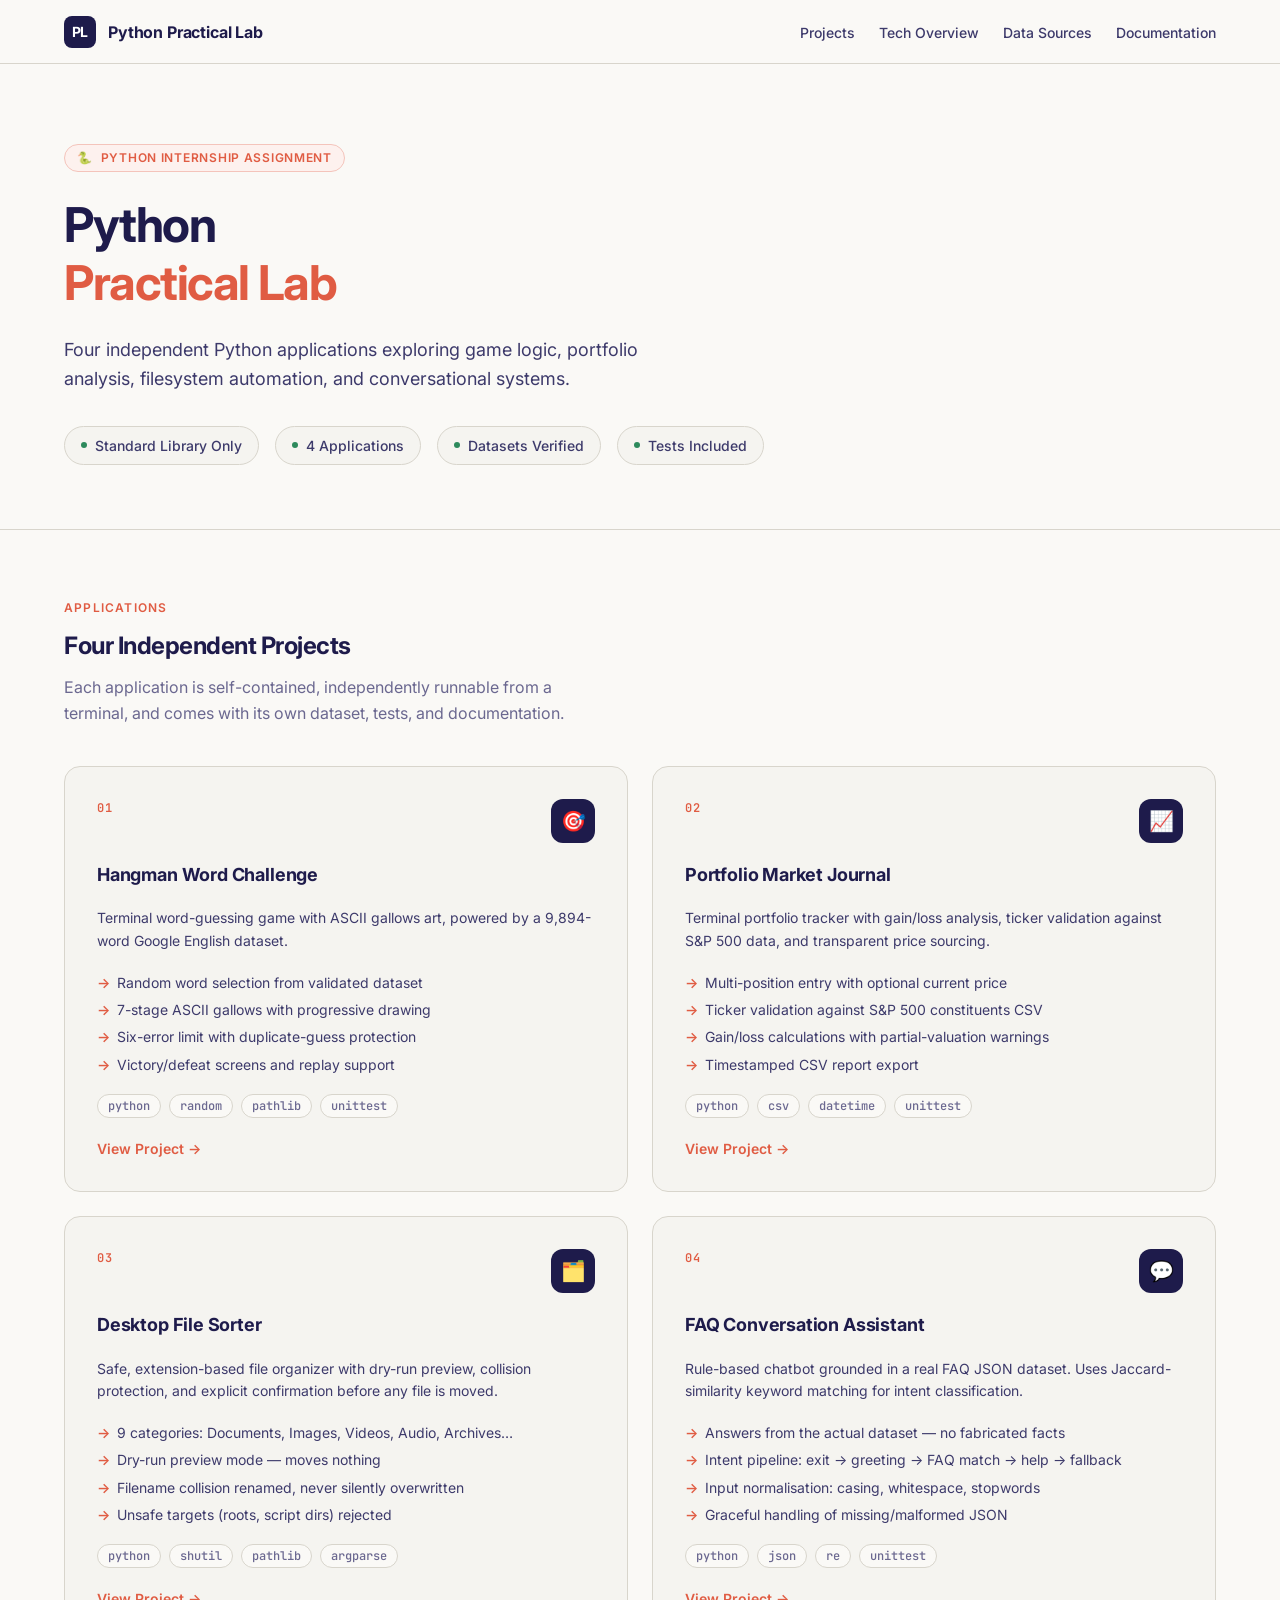
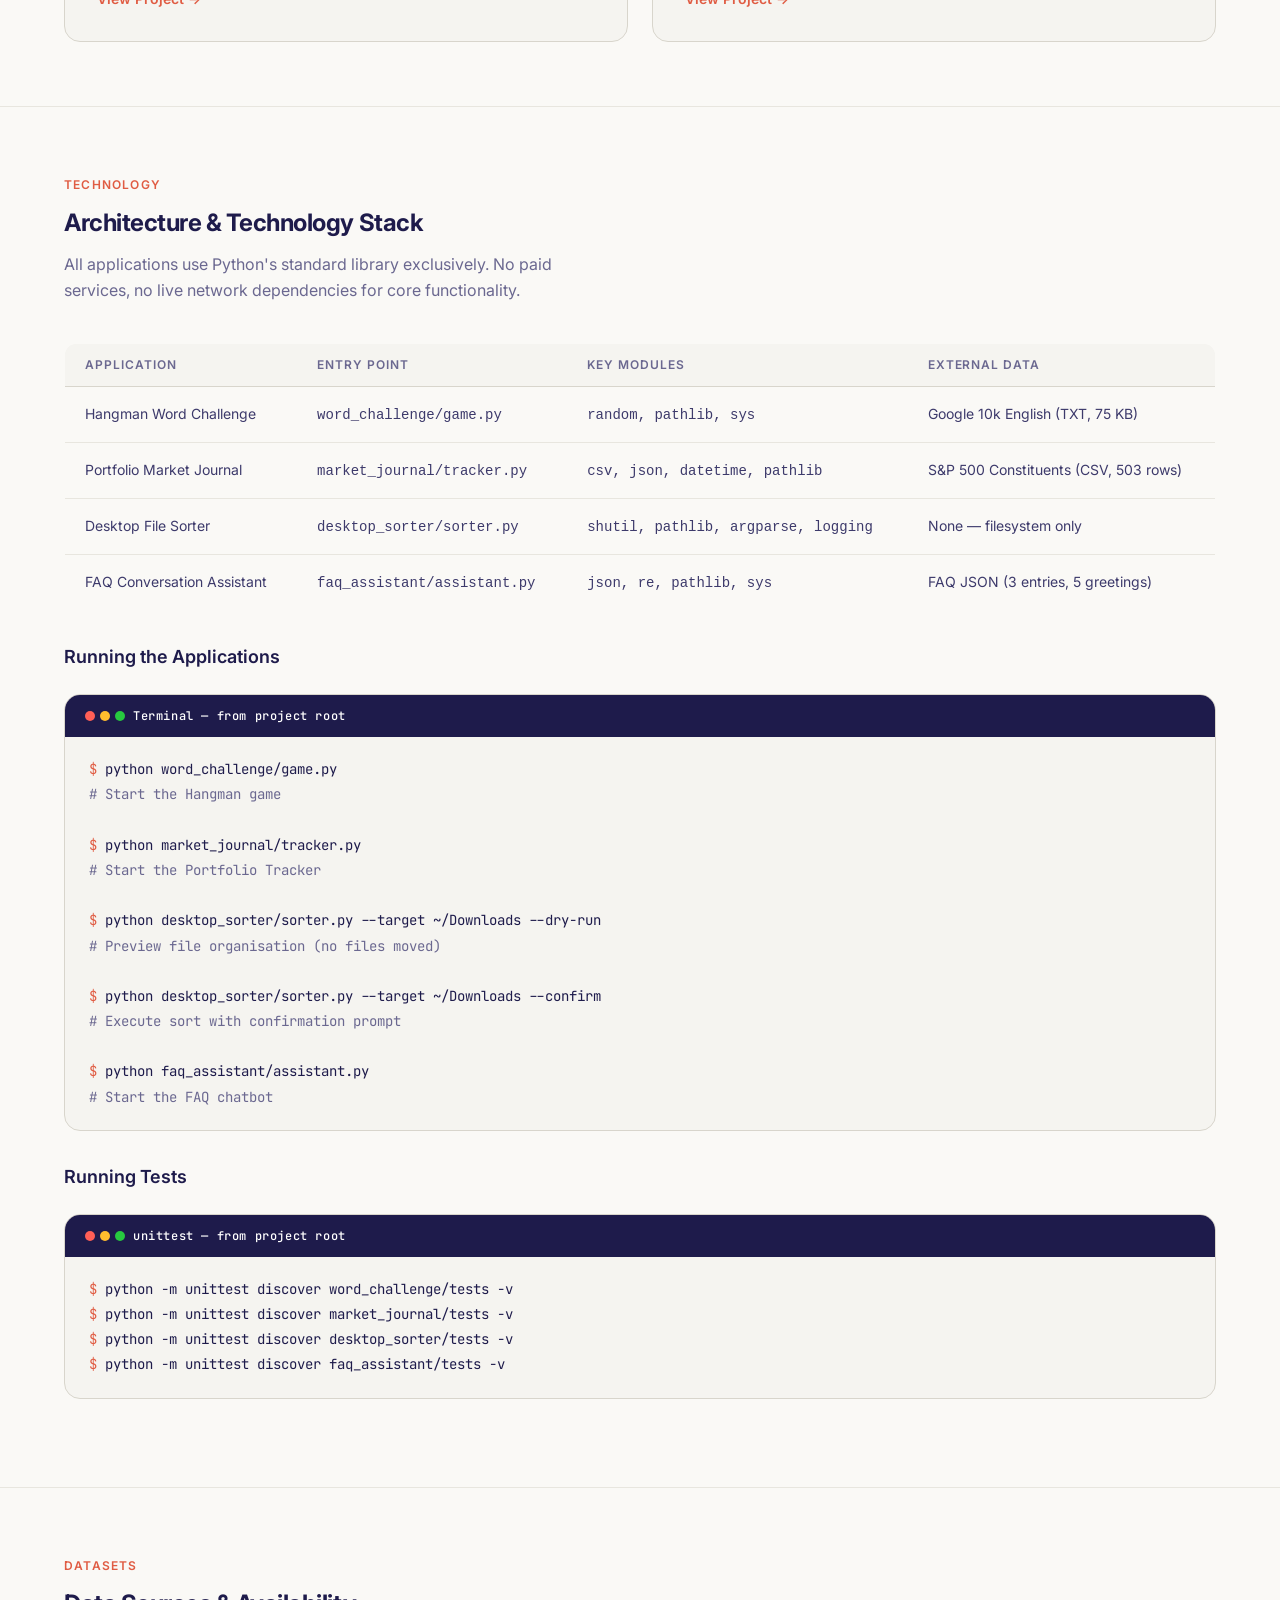
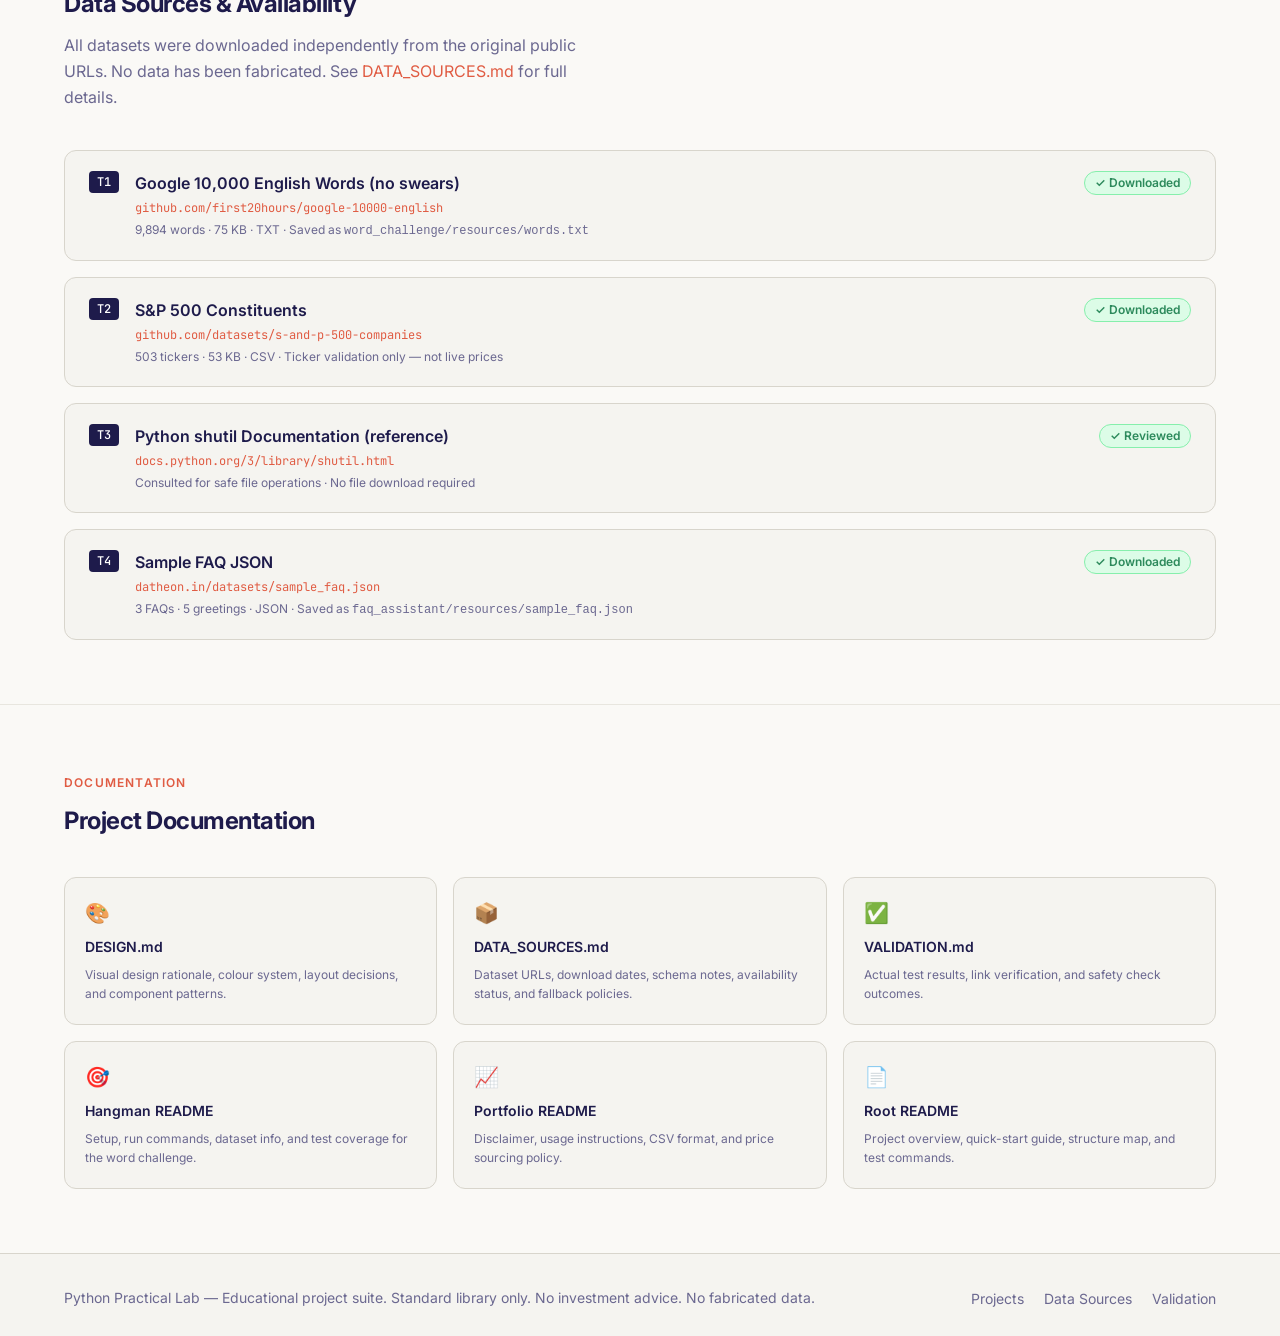
<file: index.htm>
<!DOCTYPE html>
<html lang="en">
<head>
  <meta charset="UTF-8">
  <meta name="viewport" content="width=device-width, initial-scale=1.0">
  <meta name="description" content="Python Practical Lab — Four independent Python applications exploring game logic, portfolio analysis, filesystem automation, and conversational systems.">
  <title>Python Practical Lab — Independent Project Suite</title>
  <link rel="stylesheet" href="web/styles/main.css">
</head>
<body>

  <!-- ══ NAVIGATION ═══════════════════════════════════════════════════════ -->
  <nav class="site-nav" role="navigation" aria-label="Main navigation">
    <div class="nav-inner">
      <a href="#" class="nav-brand" aria-label="Python Practical Lab home">
        <div class="nav-brand-icon" aria-hidden="true">PL</div>
        Python Practical Lab
      </a>
      <ul class="nav-links">
        <li><a href="#projects">Projects</a></li>
        <li><a href="#tech-overview">Tech Overview</a></li>
        <li><a href="#data-sources">Data Sources</a></li>
        <li><a href="#documentation">Documentation</a></li>
      </ul>
    </div>
  </nav>

  <main>

    <!-- ══ HERO ═══════════════════════════════════════════════════════════ -->
    <section class="hero" id="hero" data-section aria-labelledby="hero-title">
      <div class="container">
        <div class="hero-label" aria-label="Python Internship Project">
          <span>🐍</span> Python Internship Assignment
        </div>
        <h1 class="hero-title" id="hero-title">
          Python<br><span>Practical Lab</span>
        </h1>
        <p class="hero-description">
          Four independent Python applications exploring game logic, portfolio analysis,
          filesystem automation, and conversational systems.
        </p>
        <div class="hero-meta">
          <span class="meta-chip">
            <span class="meta-chip-dot"></span>
            Standard Library Only
          </span>
          <span class="meta-chip">
            <span class="meta-chip-dot"></span>
            4 Applications
          </span>
          <span class="meta-chip">
            <span class="meta-chip-dot"></span>
            Datasets Verified
          </span>
          <span class="meta-chip">
            <span class="meta-chip-dot"></span>
            Tests Included
          </span>
        </div>
      </div>
    </section>

    <!-- ══ PROJECTS ═══════════════════════════════════════════════════════ -->
    <section class="section" id="projects" data-section aria-labelledby="projects-title">
      <div class="container">
        <header class="section-header">
          <span class="section-eyebrow">Applications</span>
          <h2 class="section-title" id="projects-title">Four Independent Projects</h2>
          <p class="section-subtitle">
            Each application is self-contained, independently runnable from a terminal,
            and comes with its own dataset, tests, and documentation.
          </p>
        </header>

        <div class="cards-grid">

          <!-- Card 1 — Hangman -->
          <article class="project-card" id="card-hangman">
            <div class="card-header">
              <span class="card-number">01</span>
              <div class="card-icon" aria-hidden="true">🎯</div>
            </div>
            <h3 class="card-title">Hangman Word Challenge</h3>
            <p class="card-purpose">
              Terminal word-guessing game with ASCII gallows art, powered by a
              9,894-word Google English dataset.
            </p>
            <ul class="card-capabilities">
              <li>Random word selection from validated dataset</li>
              <li>7-stage ASCII gallows with progressive drawing</li>
              <li>Six-error limit with duplicate-guess protection</li>
              <li>Victory/defeat screens and replay support</li>
            </ul>
            <div class="card-tech">
              <span class="tech-tag">python</span>
              <span class="tech-tag">random</span>
              <span class="tech-tag">pathlib</span>
              <span class="tech-tag">unittest</span>
            </div>
            <a href="word_challenge/index.htm" class="card-link" id="link-hangman">
              View Project →
            </a>
          </article>

          <!-- Card 2 — Portfolio -->
          <article class="project-card" id="card-portfolio">
            <div class="card-header">
              <span class="card-number">02</span>
              <div class="card-icon" aria-hidden="true">📈</div>
            </div>
            <h3 class="card-title">Portfolio Market Journal</h3>
            <p class="card-purpose">
              Terminal portfolio tracker with gain/loss analysis, ticker validation
              against S&amp;P 500 data, and transparent price sourcing.
            </p>
            <ul class="card-capabilities">
              <li>Multi-position entry with optional current price</li>
              <li>Ticker validation against S&amp;P 500 constituents CSV</li>
              <li>Gain/loss calculations with partial-valuation warnings</li>
              <li>Timestamped CSV report export</li>
            </ul>
            <div class="card-tech">
              <span class="tech-tag">python</span>
              <span class="tech-tag">csv</span>
              <span class="tech-tag">datetime</span>
              <span class="tech-tag">unittest</span>
            </div>
            <a href="market_journal/index.htm" class="card-link" id="link-portfolio">
              View Project →
            </a>
          </article>

          <!-- Card 3 — File Sorter -->
          <article class="project-card" id="card-sorter">
            <div class="card-header">
              <span class="card-number">03</span>
              <div class="card-icon" aria-hidden="true">🗂️</div>
            </div>
            <h3 class="card-title">Desktop File Sorter</h3>
            <p class="card-purpose">
              Safe, extension-based file organizer with dry-run preview, collision
              protection, and explicit confirmation before any file is moved.
            </p>
            <ul class="card-capabilities">
              <li>9 categories: Documents, Images, Videos, Audio, Archives…</li>
              <li>Dry-run preview mode — moves nothing</li>
              <li>Filename collision renamed, never silently overwritten</li>
              <li>Unsafe targets (roots, script dirs) rejected</li>
            </ul>
            <div class="card-tech">
              <span class="tech-tag">python</span>
              <span class="tech-tag">shutil</span>
              <span class="tech-tag">pathlib</span>
              <span class="tech-tag">argparse</span>
            </div>
            <a href="desktop_sorter/index.htm" class="card-link" id="link-sorter">
              View Project →
            </a>
          </article>

          <!-- Card 4 — FAQ Assistant -->
          <article class="project-card" id="card-chatbot">
            <div class="card-header">
              <span class="card-number">04</span>
              <div class="card-icon" aria-hidden="true">💬</div>
            </div>
            <h3 class="card-title">FAQ Conversation Assistant</h3>
            <p class="card-purpose">
              Rule-based chatbot grounded in a real FAQ JSON dataset. Uses
              Jaccard-similarity keyword matching for intent classification.
            </p>
            <ul class="card-capabilities">
              <li>Answers from the actual dataset — no fabricated facts</li>
              <li>Intent pipeline: exit → greeting → FAQ match → help → fallback</li>
              <li>Input normalisation: casing, whitespace, stopwords</li>
              <li>Graceful handling of missing/malformed JSON</li>
            </ul>
            <div class="card-tech">
              <span class="tech-tag">python</span>
              <span class="tech-tag">json</span>
              <span class="tech-tag">re</span>
              <span class="tech-tag">unittest</span>
            </div>
            <a href="faq_assistant/index.htm" class="card-link" id="link-chatbot">
              View Project →
            </a>
          </article>

        </div>
      </div>
    </section>

    <!-- ══ TECH OVERVIEW ══════════════════════════════════════════════════ -->
    <section class="section" id="tech-overview" data-section aria-labelledby="tech-title">
      <div class="container">
        <header class="section-header">
          <span class="section-eyebrow">Technology</span>
          <h2 class="section-title" id="tech-title">Architecture &amp; Technology Stack</h2>
          <p class="section-subtitle">
            All applications use Python's standard library exclusively.
            No paid services, no live network dependencies for core functionality.
          </p>
        </header>

        <table class="tech-table" aria-label="Technology stack overview">
          <thead>
            <tr>
              <th scope="col">Application</th>
              <th scope="col">Entry Point</th>
              <th scope="col">Key Modules</th>
              <th scope="col">External Data</th>
            </tr>
          </thead>
          <tbody>
            <tr>
              <td>Hangman Word Challenge</td>
              <td><code>word_challenge/game.py</code></td>
              <td><code>random, pathlib, sys</code></td>
              <td>Google 10k English (TXT, 75 KB)</td>
            </tr>
            <tr>
              <td>Portfolio Market Journal</td>
              <td><code>market_journal/tracker.py</code></td>
              <td><code>csv, json, datetime, pathlib</code></td>
              <td>S&amp;P 500 Constituents (CSV, 503 rows)</td>
            </tr>
            <tr>
              <td>Desktop File Sorter</td>
              <td><code>desktop_sorter/sorter.py</code></td>
              <td><code>shutil, pathlib, argparse, logging</code></td>
              <td>None — filesystem only</td>
            </tr>
            <tr>
              <td>FAQ Conversation Assistant</td>
              <td><code>faq_assistant/assistant.py</code></td>
              <td><code>json, re, pathlib, sys</code></td>
              <td>FAQ JSON (3 entries, 5 greetings)</td>
            </tr>
          </tbody>
        </table>

        <div style="margin-top:var(--sp-8)">
          <h3 style="font-size:var(--text-lg);font-weight:var(--weight-semi);color:var(--clr-ink);margin-bottom:var(--sp-4);">
            Running the Applications
          </h3>
          <div class="run-box">
            <div class="run-box-header">
              <div class="terminal-dots">
                <span class="dot-r"></span>
                <span class="dot-y"></span>
                <span class="dot-g"></span>
              </div>
              Terminal — from project root
            </div>
            <pre><span class="prompt">$</span> <span class="cmd">python word_challenge/game.py</span>
<span class="comment"># Start the Hangman game</span>

<span class="prompt">$</span> <span class="cmd">python market_journal/tracker.py</span>
<span class="comment"># Start the Portfolio Tracker</span>

<span class="prompt">$</span> <span class="cmd">python desktop_sorter/sorter.py --target ~/Downloads --dry-run</span>
<span class="comment"># Preview file organisation (no files moved)</span>

<span class="prompt">$</span> <span class="cmd">python desktop_sorter/sorter.py --target ~/Downloads --confirm</span>
<span class="comment"># Execute sort with confirmation prompt</span>

<span class="prompt">$</span> <span class="cmd">python faq_assistant/assistant.py</span>
<span class="comment"># Start the FAQ chatbot</span></pre>
          </div>

          <h3 style="font-size:var(--text-lg);font-weight:var(--weight-semi);color:var(--clr-ink);margin:var(--sp-8) 0 var(--sp-4);">
            Running Tests
          </h3>
          <div class="run-box">
            <div class="run-box-header">
              <div class="terminal-dots">
                <span class="dot-r"></span>
                <span class="dot-y"></span>
                <span class="dot-g"></span>
              </div>
              unittest — from project root
            </div>
            <pre><span class="prompt">$</span> <span class="cmd">python -m unittest discover word_challenge/tests -v</span>
<span class="prompt">$</span> <span class="cmd">python -m unittest discover market_journal/tests -v</span>
<span class="prompt">$</span> <span class="cmd">python -m unittest discover desktop_sorter/tests -v</span>
<span class="prompt">$</span> <span class="cmd">python -m unittest discover faq_assistant/tests -v</span></pre>
          </div>
        </div>
      </div>
    </section>

    <!-- ══ DATA SOURCES ═══════════════════════════════════════════════════ -->
    <section class="section" id="data-sources" data-section aria-labelledby="data-title">
      <div class="container">
        <header class="section-header">
          <span class="section-eyebrow">Datasets</span>
          <h2 class="section-title" id="data-title">Data Sources &amp; Availability</h2>
          <p class="section-subtitle">
            All datasets were downloaded independently from the original public URLs.
            No data has been fabricated. See
            <a href="documentation/DATA_SOURCES.md">DATA_SOURCES.md</a>
            for full details.
          </p>
        </header>

        <div class="datasource-list">

          <div class="datasource-item">
            <span class="ds-task-badge">T1</span>
            <div class="ds-info">
              <div class="ds-name">Google 10,000 English Words (no swears)</div>
              <div class="ds-url">
                <a href="https://raw.githubusercontent.com/first20hours/google-10000-english/master/google-10000-english-no-swears.txt"
                   target="_blank" rel="noopener">
                  github.com/first20hours/google-10000-english
                </a>
              </div>
              <div style="margin-top:var(--sp-1);font-size:var(--text-xs);color:var(--clr-ink-muted);">
                9,894 words · 75 KB · TXT · Saved as <code>word_challenge/resources/words.txt</code>
              </div>
            </div>
            <span class="status-badge ok">✓ Downloaded</span>
          </div>

          <div class="datasource-item">
            <span class="ds-task-badge">T2</span>
            <div class="ds-info">
              <div class="ds-name">S&amp;P 500 Constituents</div>
              <div class="ds-url">
                <a href="https://raw.githubusercontent.com/datasets/s-and-p-500-companies/master/data/constituents.csv"
                   target="_blank" rel="noopener">
                  github.com/datasets/s-and-p-500-companies
                </a>
              </div>
              <div style="margin-top:var(--sp-1);font-size:var(--text-xs);color:var(--clr-ink-muted);">
                503 tickers · 53 KB · CSV · Ticker validation only — not live prices
              </div>
            </div>
            <span class="status-badge ok">✓ Downloaded</span>
          </div>

          <div class="datasource-item">
            <span class="ds-task-badge">T3</span>
            <div class="ds-info">
              <div class="ds-name">Python shutil Documentation (reference)</div>
              <div class="ds-url">
                <a href="https://docs.python.org/3/library/shutil.html"
                   target="_blank" rel="noopener">
                  docs.python.org/3/library/shutil.html
                </a>
              </div>
              <div style="margin-top:var(--sp-1);font-size:var(--text-xs);color:var(--clr-ink-muted);">
                Consulted for safe file operations · No file download required
              </div>
            </div>
            <span class="status-badge ok">✓ Reviewed</span>
          </div>

          <div class="datasource-item">
            <span class="ds-task-badge">T4</span>
            <div class="ds-info">
              <div class="ds-name">Sample FAQ JSON</div>
              <div class="ds-url">
                <a href="https://www.datheon.in/datasets/sample_faq.json"
                   target="_blank" rel="noopener">
                  datheon.in/datasets/sample_faq.json
                </a>
              </div>
              <div style="margin-top:var(--sp-1);font-size:var(--text-xs);color:var(--clr-ink-muted);">
                3 FAQs · 5 greetings · JSON · Saved as <code>faq_assistant/resources/sample_faq.json</code>
              </div>
            </div>
            <span class="status-badge ok">✓ Downloaded</span>
          </div>

        </div>
      </div>
    </section>

    <!-- ══ DOCUMENTATION ══════════════════════════════════════════════════ -->
    <section class="section" id="documentation" data-section aria-labelledby="docs-title">
      <div class="container">
        <header class="section-header">
          <span class="section-eyebrow">Documentation</span>
          <h2 class="section-title" id="docs-title">Project Documentation</h2>
        </header>

        <div class="docs-grid">
          <a href="documentation/DESIGN.md" class="doc-link" id="link-design">
            <div class="doc-link-icon">🎨</div>
            <div class="doc-link-title">DESIGN.md</div>
            <div class="doc-link-desc">Visual design rationale, colour system, layout decisions, and component patterns.</div>
          </a>
          <a href="documentation/DATA_SOURCES.md" class="doc-link" id="link-datasources">
            <div class="doc-link-icon">📦</div>
            <div class="doc-link-title">DATA_SOURCES.md</div>
            <div class="doc-link-desc">Dataset URLs, download dates, schema notes, availability status, and fallback policies.</div>
          </a>
          <a href="documentation/VALIDATION.md" class="doc-link" id="link-validation">
            <div class="doc-link-icon">✅</div>
            <div class="doc-link-title">VALIDATION.md</div>
            <div class="doc-link-desc">Actual test results, link verification, and safety check outcomes.</div>
          </a>
          <a href="word_challenge/README.md" class="doc-link" id="link-readme-hangman">
            <div class="doc-link-icon">🎯</div>
            <div class="doc-link-title">Hangman README</div>
            <div class="doc-link-desc">Setup, run commands, dataset info, and test coverage for the word challenge.</div>
          </a>
          <a href="market_journal/README.md" class="doc-link" id="link-readme-portfolio">
            <div class="doc-link-icon">📈</div>
            <div class="doc-link-title">Portfolio README</div>
            <div class="doc-link-desc">Disclaimer, usage instructions, CSV format, and price sourcing policy.</div>
          </a>
          <a href="README.md" class="doc-link" id="link-readme-root">
            <div class="doc-link-icon">📄</div>
            <div class="doc-link-title">Root README</div>
            <div class="doc-link-desc">Project overview, quick-start guide, structure map, and test commands.</div>
          </a>
        </div>
      </div>
    </section>

  </main>

  <!-- ══ FOOTER ════════════════════════════════════════════════════════════ -->
  <footer class="site-footer" role="contentinfo">
    <div class="container">
      <div class="footer-inner">
        <p class="footer-text">
          Python Practical Lab — Educational project suite. Standard library only.
          No investment advice. No fabricated data.
        </p>
        <ul class="footer-links">
          <li><a href="#projects">Projects</a></li>
          <li><a href="documentation/DATA_SOURCES.md">Data Sources</a></li>
          <li><a href="documentation/VALIDATION.md">Validation</a></li>
        </ul>
      </div>
    </div>
  </footer>

  <script src="web/scripts/portal.js"></script>
</body>
</html>
</file>
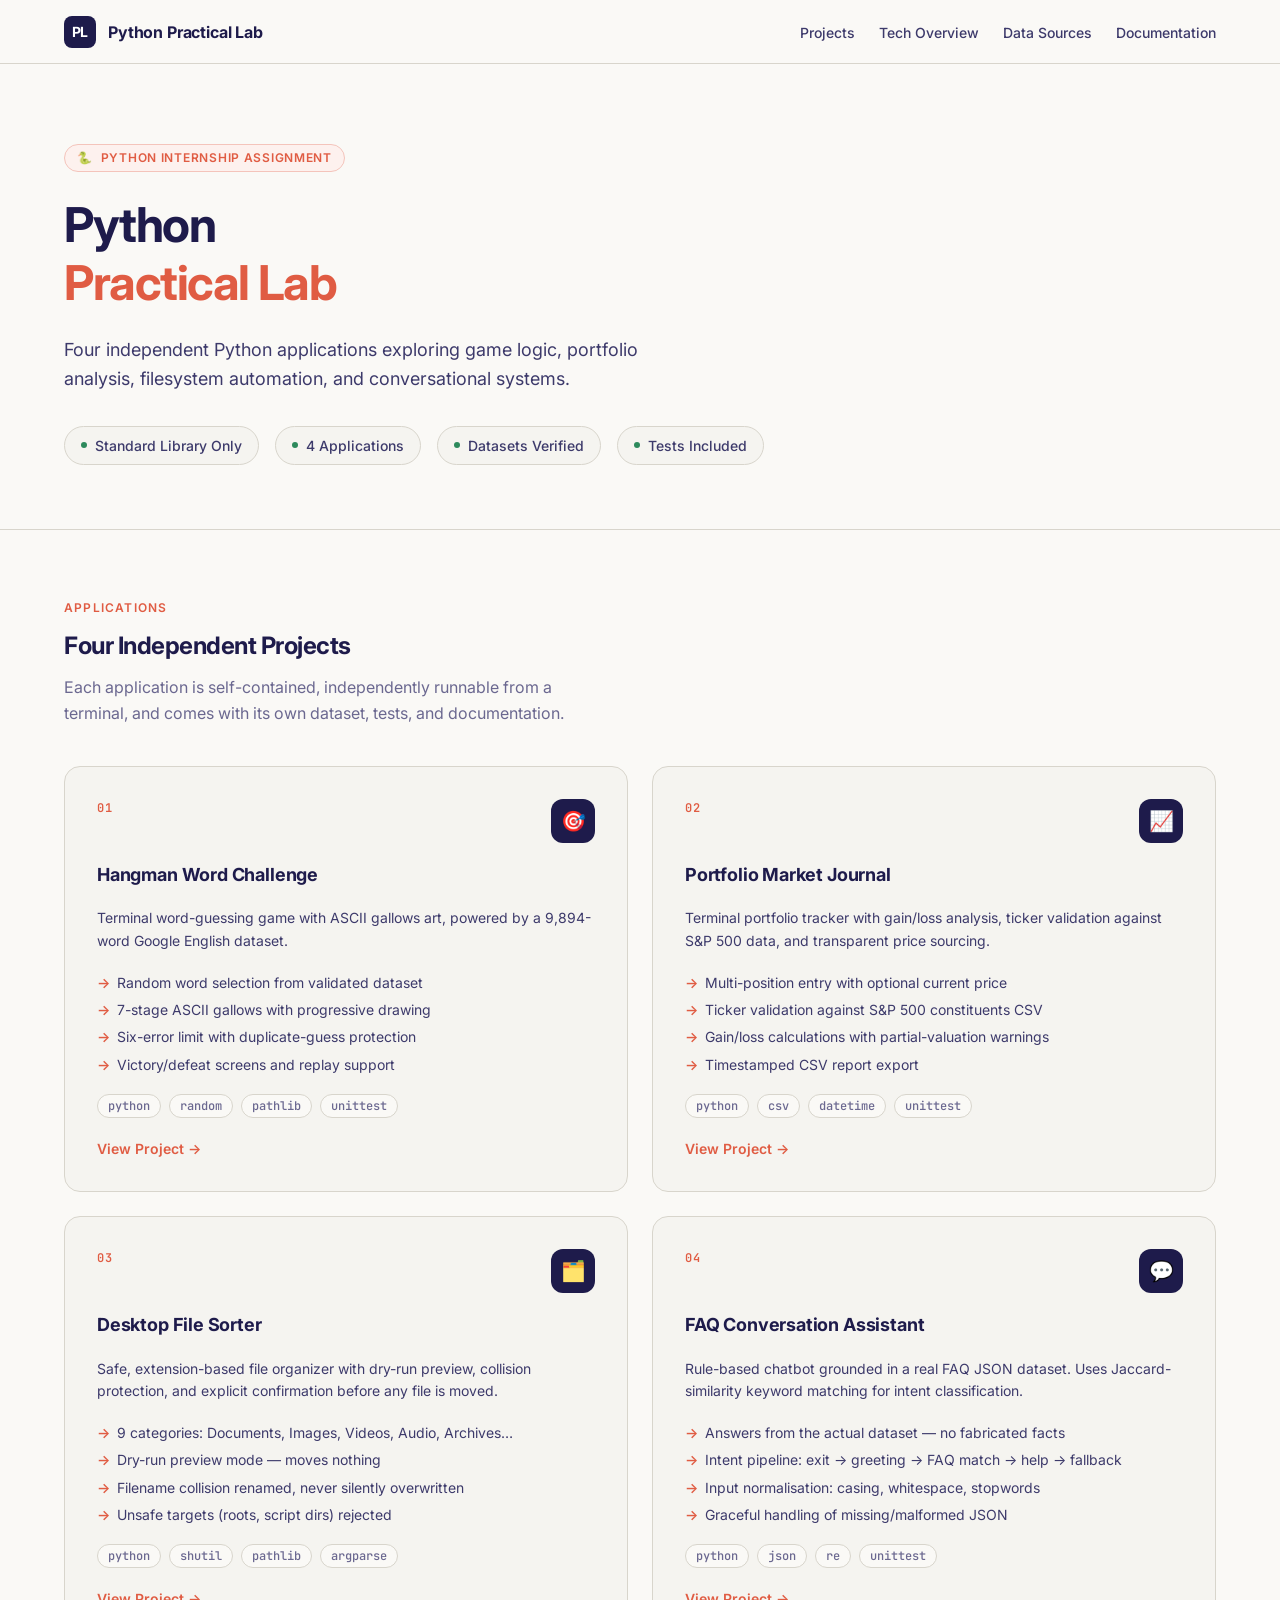
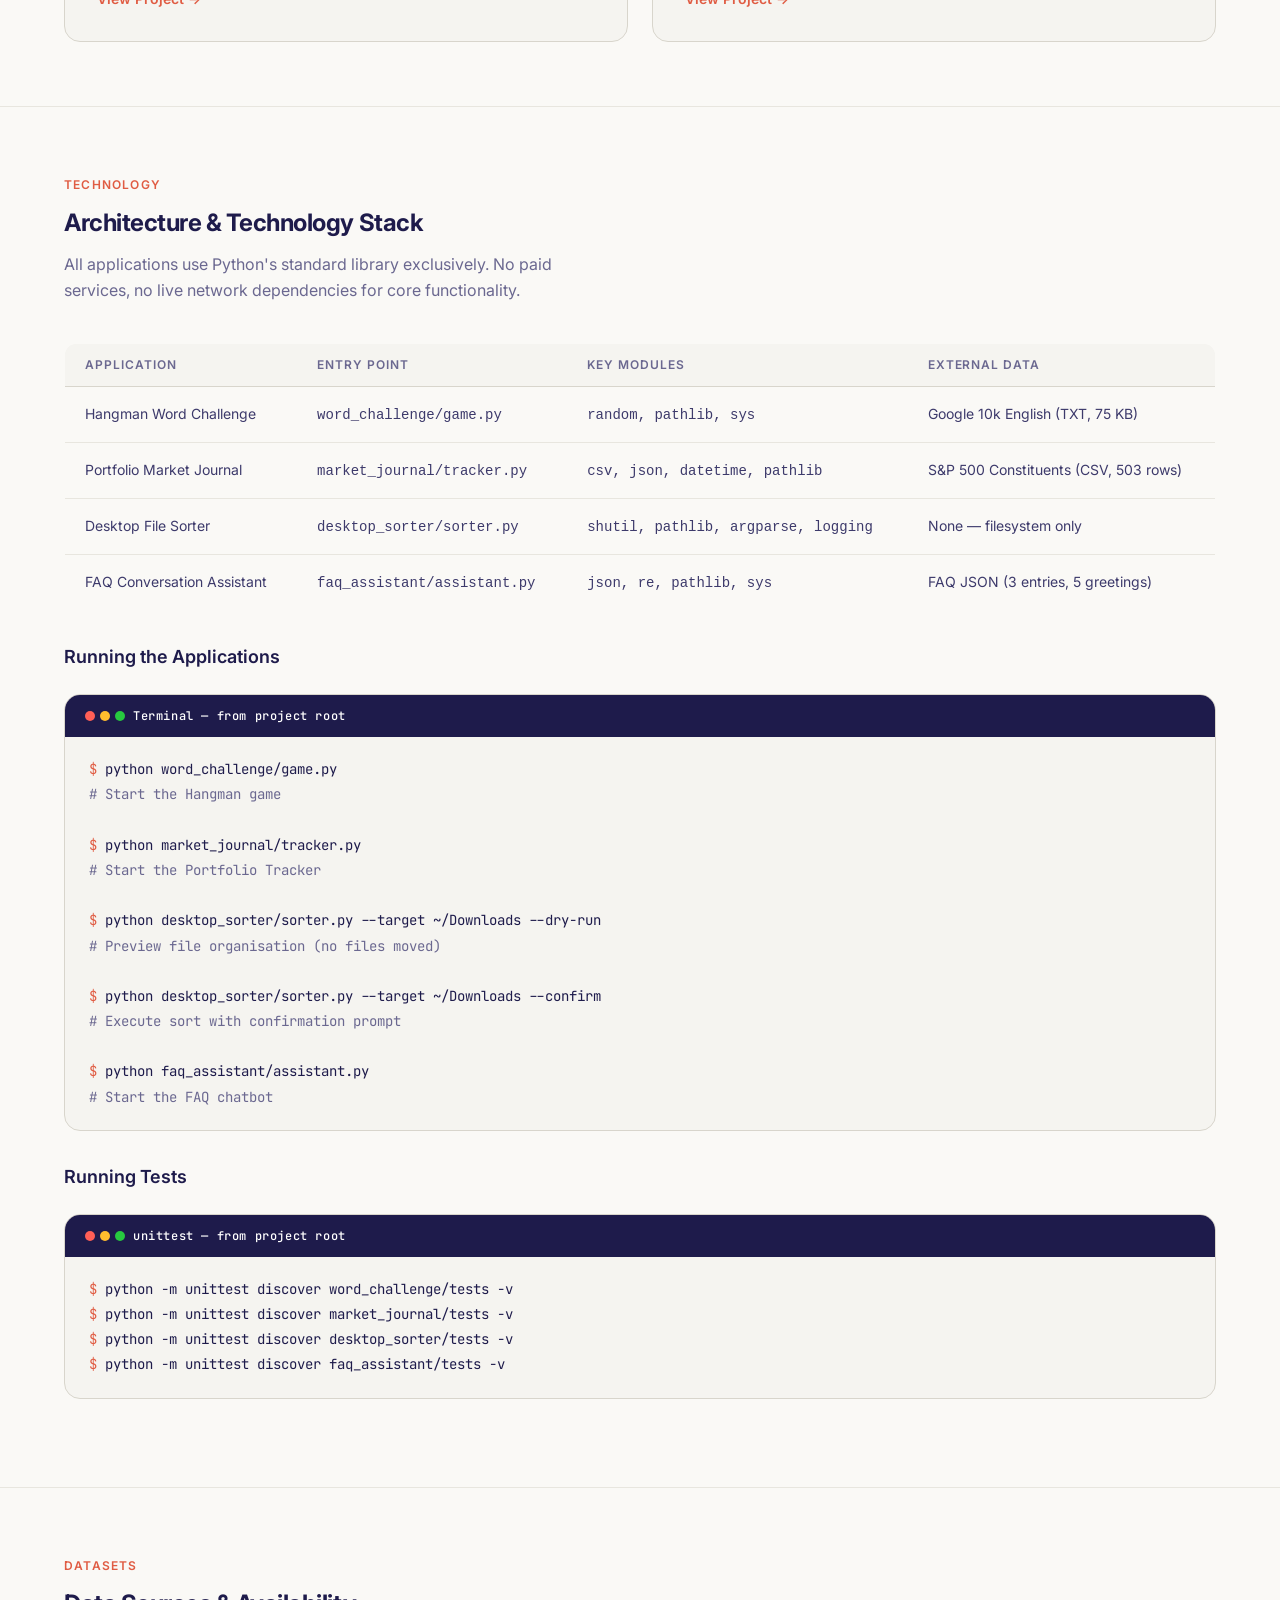
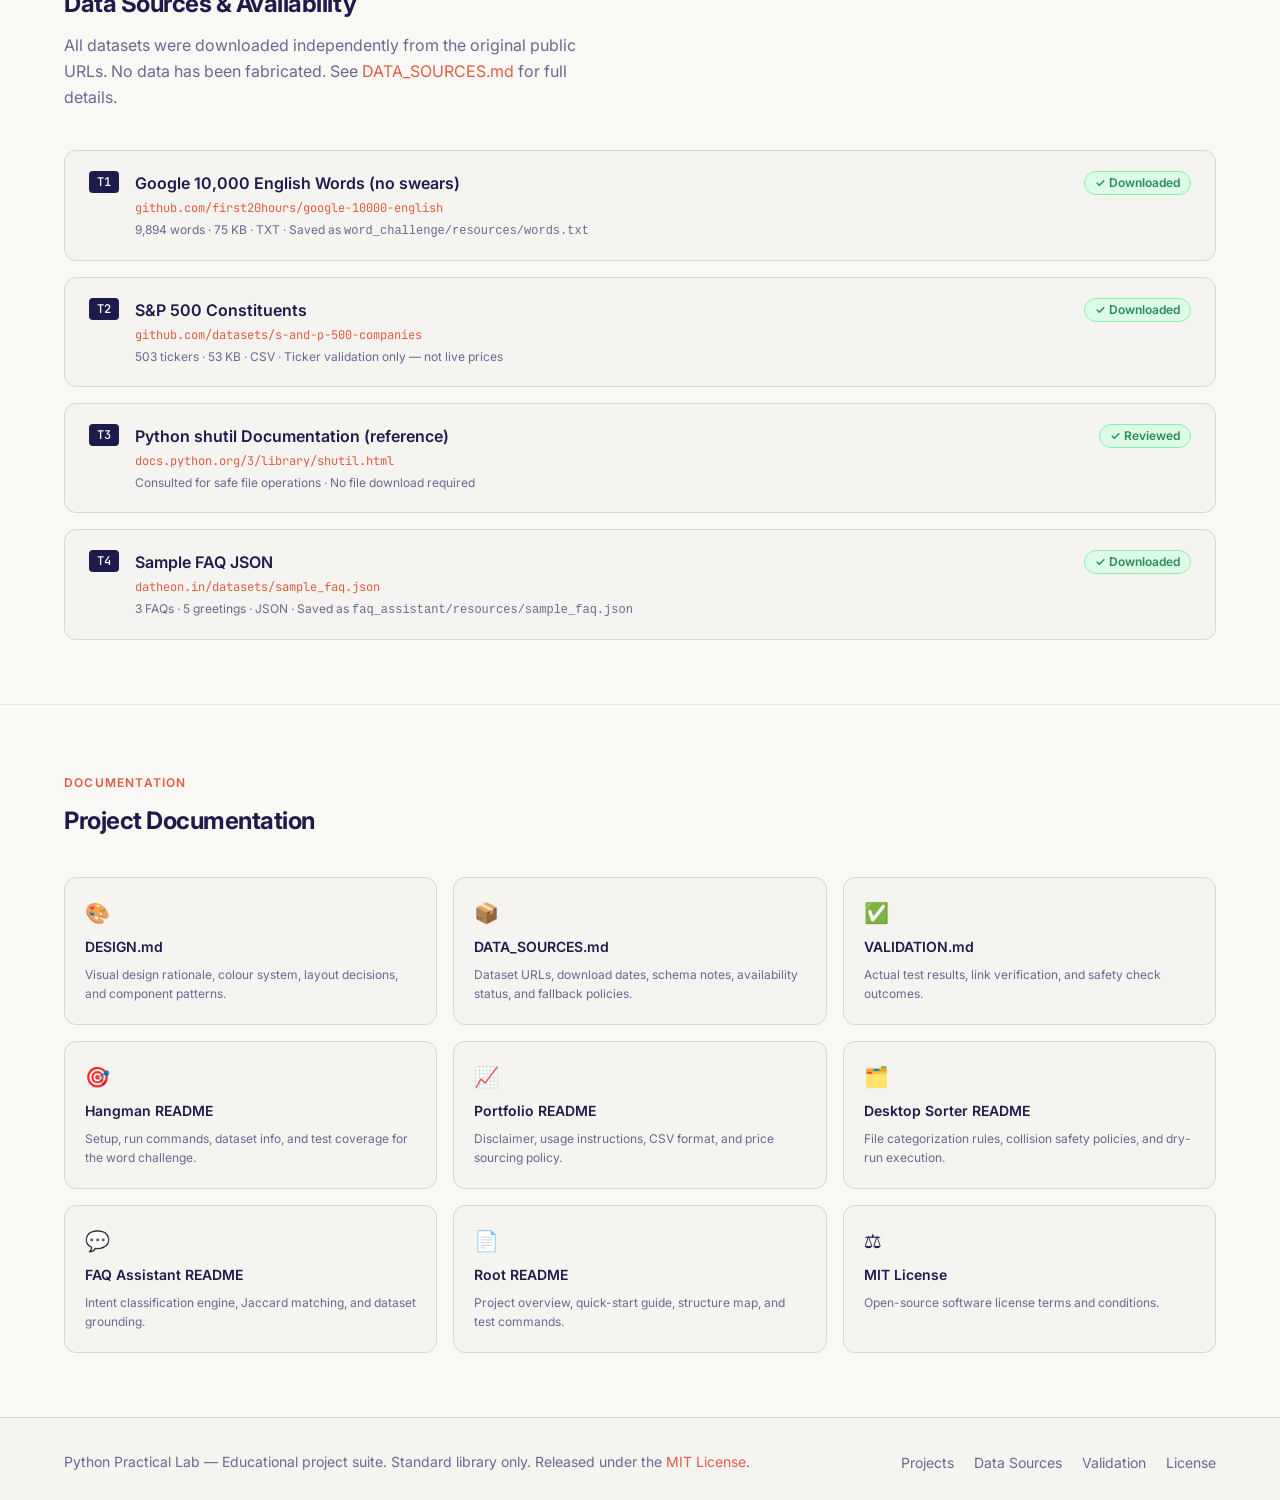
<file: index.html>
<!DOCTYPE html>
<html lang="en">
<head>
  <meta charset="UTF-8">
  <meta name="viewport" content="width=device-width, initial-scale=1.0">
  <meta name="description" content="Python Practical Lab — Four independent Python applications exploring game logic, portfolio analysis, filesystem automation, and conversational systems.">
  <title>Python Practical Lab — Independent Project Suite</title>
  <link rel="stylesheet" href="web/styles/main.css">
</head>
<body>

  <!-- ══ NAVIGATION ═══════════════════════════════════════════════════════ -->
  <nav class="site-nav" role="navigation" aria-label="Main navigation">
    <div class="nav-inner">
      <a href="#" class="nav-brand" aria-label="Python Practical Lab home">
        <div class="nav-brand-icon" aria-hidden="true">PL</div>
        Python Practical Lab
      </a>
      <ul class="nav-links">
        <li><a href="#projects">Projects</a></li>
        <li><a href="#tech-overview">Tech Overview</a></li>
        <li><a href="#data-sources">Data Sources</a></li>
        <li><a href="#documentation">Documentation</a></li>
      </ul>
    </div>
  </nav>

  <main>

    <!-- ══ HERO ═══════════════════════════════════════════════════════════ -->
    <section class="hero" id="hero" data-section aria-labelledby="hero-title">
      <div class="container">
        <div class="hero-label" aria-label="Python Internship Project">
          <span>🐍</span> Python Internship Assignment
        </div>
        <h1 class="hero-title" id="hero-title">
          Python<br><span>Practical Lab</span>
        </h1>
        <p class="hero-description">
          Four independent Python applications exploring game logic, portfolio analysis,
          filesystem automation, and conversational systems.
        </p>
        <div class="hero-meta">
          <span class="meta-chip">
            <span class="meta-chip-dot"></span>
            Standard Library Only
          </span>
          <span class="meta-chip">
            <span class="meta-chip-dot"></span>
            4 Applications
          </span>
          <span class="meta-chip">
            <span class="meta-chip-dot"></span>
            Datasets Verified
          </span>
          <span class="meta-chip">
            <span class="meta-chip-dot"></span>
            Tests Included
          </span>
        </div>
      </div>
    </section>

    <!-- ══ PROJECTS ═══════════════════════════════════════════════════════ -->
    <section class="section" id="projects" data-section aria-labelledby="projects-title">
      <div class="container">
        <header class="section-header">
          <span class="section-eyebrow">Applications</span>
          <h2 class="section-title" id="projects-title">Four Independent Projects</h2>
          <p class="section-subtitle">
            Each application is self-contained, independently runnable from a terminal,
            and comes with its own dataset, tests, and documentation.
          </p>
        </header>

        <div class="cards-grid">

          <!-- Card 1 — Hangman -->
          <article class="project-card" id="card-hangman">
            <div class="card-header">
              <span class="card-number">01</span>
              <div class="card-icon" aria-hidden="true">🎯</div>
            </div>
            <h3 class="card-title">Hangman Word Challenge</h3>
            <p class="card-purpose">
              Terminal word-guessing game with ASCII gallows art, powered by a
              9,894-word Google English dataset.
            </p>
            <ul class="card-capabilities">
              <li>Random word selection from validated dataset</li>
              <li>7-stage ASCII gallows with progressive drawing</li>
              <li>Six-error limit with duplicate-guess protection</li>
              <li>Victory/defeat screens and replay support</li>
            </ul>
            <div class="card-tech">
              <span class="tech-tag">python</span>
              <span class="tech-tag">random</span>
              <span class="tech-tag">pathlib</span>
              <span class="tech-tag">unittest</span>
            </div>
            <a href="word_challenge/index.html" class="card-link" id="link-hangman">
              View Project →
            </a>
          </article>

          <!-- Card 2 — Portfolio -->
          <article class="project-card" id="card-portfolio">
            <div class="card-header">
              <span class="card-number">02</span>
              <div class="card-icon" aria-hidden="true">📈</div>
            </div>
            <h3 class="card-title">Portfolio Market Journal</h3>
            <p class="card-purpose">
              Terminal portfolio tracker with gain/loss analysis, ticker validation
              against S&amp;P 500 data, and transparent price sourcing.
            </p>
            <ul class="card-capabilities">
              <li>Multi-position entry with optional current price</li>
              <li>Ticker validation against S&amp;P 500 constituents CSV</li>
              <li>Gain/loss calculations with partial-valuation warnings</li>
              <li>Timestamped CSV report export</li>
            </ul>
            <div class="card-tech">
              <span class="tech-tag">python</span>
              <span class="tech-tag">csv</span>
              <span class="tech-tag">datetime</span>
              <span class="tech-tag">unittest</span>
            </div>
            <a href="market_journal/index.html" class="card-link" id="link-portfolio">
              View Project →
            </a>
          </article>

          <!-- Card 3 — File Sorter -->
          <article class="project-card" id="card-sorter">
            <div class="card-header">
              <span class="card-number">03</span>
              <div class="card-icon" aria-hidden="true">🗂️</div>
            </div>
            <h3 class="card-title">Desktop File Sorter</h3>
            <p class="card-purpose">
              Safe, extension-based file organizer with dry-run preview, collision
              protection, and explicit confirmation before any file is moved.
            </p>
            <ul class="card-capabilities">
              <li>9 categories: Documents, Images, Videos, Audio, Archives…</li>
              <li>Dry-run preview mode — moves nothing</li>
              <li>Filename collision renamed, never silently overwritten</li>
              <li>Unsafe targets (roots, script dirs) rejected</li>
            </ul>
            <div class="card-tech">
              <span class="tech-tag">python</span>
              <span class="tech-tag">shutil</span>
              <span class="tech-tag">pathlib</span>
              <span class="tech-tag">argparse</span>
            </div>
            <a href="desktop_sorter/index.html" class="card-link" id="link-sorter">
              View Project →
            </a>
          </article>

          <!-- Card 4 — FAQ Assistant -->
          <article class="project-card" id="card-chatbot">
            <div class="card-header">
              <span class="card-number">04</span>
              <div class="card-icon" aria-hidden="true">💬</div>
            </div>
            <h3 class="card-title">FAQ Conversation Assistant</h3>
            <p class="card-purpose">
              Rule-based chatbot grounded in a real FAQ JSON dataset. Uses
              Jaccard-similarity keyword matching for intent classification.
            </p>
            <ul class="card-capabilities">
              <li>Answers from the actual dataset — no fabricated facts</li>
              <li>Intent pipeline: exit → greeting → FAQ match → help → fallback</li>
              <li>Input normalisation: casing, whitespace, stopwords</li>
              <li>Graceful handling of missing/malformed JSON</li>
            </ul>
            <div class="card-tech">
              <span class="tech-tag">python</span>
              <span class="tech-tag">json</span>
              <span class="tech-tag">re</span>
              <span class="tech-tag">unittest</span>
            </div>
            <a href="faq_assistant/index.html" class="card-link" id="link-chatbot">
              View Project →
            </a>
          </article>

        </div>
      </div>
    </section>

    <!-- ══ TECH OVERVIEW ══════════════════════════════════════════════════ -->
    <section class="section" id="tech-overview" data-section aria-labelledby="tech-title">
      <div class="container">
        <header class="section-header">
          <span class="section-eyebrow">Technology</span>
          <h2 class="section-title" id="tech-title">Architecture &amp; Technology Stack</h2>
          <p class="section-subtitle">
            All applications use Python's standard library exclusively.
            No paid services, no live network dependencies for core functionality.
          </p>
        </header>

        <table class="tech-table" aria-label="Technology stack overview">
          <thead>
            <tr>
              <th scope="col">Application</th>
              <th scope="col">Entry Point</th>
              <th scope="col">Key Modules</th>
              <th scope="col">External Data</th>
            </tr>
          </thead>
          <tbody>
            <tr>
              <td>Hangman Word Challenge</td>
              <td><code>word_challenge/game.py</code></td>
              <td><code>random, pathlib, sys</code></td>
              <td>Google 10k English (TXT, 75 KB)</td>
            </tr>
            <tr>
              <td>Portfolio Market Journal</td>
              <td><code>market_journal/tracker.py</code></td>
              <td><code>csv, json, datetime, pathlib</code></td>
              <td>S&amp;P 500 Constituents (CSV, 503 rows)</td>
            </tr>
            <tr>
              <td>Desktop File Sorter</td>
              <td><code>desktop_sorter/sorter.py</code></td>
              <td><code>shutil, pathlib, argparse, logging</code></td>
              <td>None — filesystem only</td>
            </tr>
            <tr>
              <td>FAQ Conversation Assistant</td>
              <td><code>faq_assistant/assistant.py</code></td>
              <td><code>json, re, pathlib, sys</code></td>
              <td>FAQ JSON (3 entries, 5 greetings)</td>
            </tr>
          </tbody>
        </table>

        <div style="margin-top:var(--sp-8)">
          <h3 style="font-size:var(--text-lg);font-weight:var(--weight-semi);color:var(--clr-ink);margin-bottom:var(--sp-4);">
            Running the Applications
          </h3>
          <div class="run-box">
            <div class="run-box-header">
              <div class="terminal-dots">
                <span class="dot-r"></span>
                <span class="dot-y"></span>
                <span class="dot-g"></span>
              </div>
              Terminal — from project root
            </div>
            <pre><span class="prompt">$</span> <span class="cmd">python word_challenge/game.py</span>
<span class="comment"># Start the Hangman game</span>

<span class="prompt">$</span> <span class="cmd">python market_journal/tracker.py</span>
<span class="comment"># Start the Portfolio Tracker</span>

<span class="prompt">$</span> <span class="cmd">python desktop_sorter/sorter.py --target ~/Downloads --dry-run</span>
<span class="comment"># Preview file organisation (no files moved)</span>

<span class="prompt">$</span> <span class="cmd">python desktop_sorter/sorter.py --target ~/Downloads --confirm</span>
<span class="comment"># Execute sort with confirmation prompt</span>

<span class="prompt">$</span> <span class="cmd">python faq_assistant/assistant.py</span>
<span class="comment"># Start the FAQ chatbot</span></pre>
          </div>

          <h3 style="font-size:var(--text-lg);font-weight:var(--weight-semi);color:var(--clr-ink);margin:var(--sp-8) 0 var(--sp-4);">
            Running Tests
          </h3>
          <div class="run-box">
            <div class="run-box-header">
              <div class="terminal-dots">
                <span class="dot-r"></span>
                <span class="dot-y"></span>
                <span class="dot-g"></span>
              </div>
              unittest — from project root
            </div>
            <pre><span class="prompt">$</span> <span class="cmd">python -m unittest discover word_challenge/tests -v</span>
<span class="prompt">$</span> <span class="cmd">python -m unittest discover market_journal/tests -v</span>
<span class="prompt">$</span> <span class="cmd">python -m unittest discover desktop_sorter/tests -v</span>
<span class="prompt">$</span> <span class="cmd">python -m unittest discover faq_assistant/tests -v</span></pre>
          </div>
        </div>
      </div>
    </section>

    <!-- ══ DATA SOURCES ═══════════════════════════════════════════════════ -->
    <section class="section" id="data-sources" data-section aria-labelledby="data-title">
      <div class="container">
        <header class="section-header">
          <span class="section-eyebrow">Datasets</span>
          <h2 class="section-title" id="data-title">Data Sources &amp; Availability</h2>
          <p class="section-subtitle">
            All datasets were downloaded independently from the original public URLs.
            No data has been fabricated. See
            <a href="documentation/DATA_SOURCES.md">DATA_SOURCES.md</a>
            for full details.
          </p>
        </header>

        <div class="datasource-list">

          <div class="datasource-item">
            <span class="ds-task-badge">T1</span>
            <div class="ds-info">
              <div class="ds-name">Google 10,000 English Words (no swears)</div>
              <div class="ds-url">
                <a href="https://raw.githubusercontent.com/first20hours/google-10000-english/master/google-10000-english-no-swears.txt"
                   target="_blank" rel="noopener">
                  github.com/first20hours/google-10000-english
                </a>
              </div>
              <div style="margin-top:var(--sp-1);font-size:var(--text-xs);color:var(--clr-ink-muted);">
                9,894 words · 75 KB · TXT · Saved as <code>word_challenge/resources/words.txt</code>
              </div>
            </div>
            <span class="status-badge ok">✓ Downloaded</span>
          </div>

          <div class="datasource-item">
            <span class="ds-task-badge">T2</span>
            <div class="ds-info">
              <div class="ds-name">S&amp;P 500 Constituents</div>
              <div class="ds-url">
                <a href="https://raw.githubusercontent.com/datasets/s-and-p-500-companies/master/data/constituents.csv"
                   target="_blank" rel="noopener">
                  github.com/datasets/s-and-p-500-companies
                </a>
              </div>
              <div style="margin-top:var(--sp-1);font-size:var(--text-xs);color:var(--clr-ink-muted);">
                503 tickers · 53 KB · CSV · Ticker validation only — not live prices
              </div>
            </div>
            <span class="status-badge ok">✓ Downloaded</span>
          </div>

          <div class="datasource-item">
            <span class="ds-task-badge">T3</span>
            <div class="ds-info">
              <div class="ds-name">Python shutil Documentation (reference)</div>
              <div class="ds-url">
                <a href="https://docs.python.org/3/library/shutil.html"
                   target="_blank" rel="noopener">
                  docs.python.org/3/library/shutil.html
                </a>
              </div>
              <div style="margin-top:var(--sp-1);font-size:var(--text-xs);color:var(--clr-ink-muted);">
                Consulted for safe file operations · No file download required
              </div>
            </div>
            <span class="status-badge ok">✓ Reviewed</span>
          </div>

          <div class="datasource-item">
            <span class="ds-task-badge">T4</span>
            <div class="ds-info">
              <div class="ds-name">Sample FAQ JSON</div>
              <div class="ds-url">
                <a href="https://www.datheon.in/datasets/sample_faq.json"
                   target="_blank" rel="noopener">
                  datheon.in/datasets/sample_faq.json
                </a>
              </div>
              <div style="margin-top:var(--sp-1);font-size:var(--text-xs);color:var(--clr-ink-muted);">
                3 FAQs · 5 greetings · JSON · Saved as <code>faq_assistant/resources/sample_faq.json</code>
              </div>
            </div>
            <span class="status-badge ok">✓ Downloaded</span>
          </div>

        </div>
      </div>
    </section>

    <!-- ══ DOCUMENTATION ══════════════════════════════════════════════════ -->
    <section class="section" id="documentation" data-section aria-labelledby="docs-title">
      <div class="container">
        <header class="section-header">
          <span class="section-eyebrow">Documentation</span>
          <h2 class="section-title" id="docs-title">Project Documentation</h2>
        </header>

        <div class="docs-grid">
          <a href="documentation/DESIGN.md" class="doc-link" id="link-design">
            <div class="doc-link-icon">🎨</div>
            <div class="doc-link-title">DESIGN.md</div>
            <div class="doc-link-desc">Visual design rationale, colour system, layout decisions, and component patterns.</div>
          </a>
          <a href="documentation/DATA_SOURCES.md" class="doc-link" id="link-datasources">
            <div class="doc-link-icon">📦</div>
            <div class="doc-link-title">DATA_SOURCES.md</div>
            <div class="doc-link-desc">Dataset URLs, download dates, schema notes, availability status, and fallback policies.</div>
          </a>
          <a href="documentation/VALIDATION.md" class="doc-link" id="link-validation">
            <div class="doc-link-icon">✅</div>
            <div class="doc-link-title">VALIDATION.md</div>
            <div class="doc-link-desc">Actual test results, link verification, and safety check outcomes.</div>
          </a>
          <a href="word_challenge/README.md" class="doc-link" id="link-readme-hangman">
            <div class="doc-link-icon">🎯</div>
            <div class="doc-link-title">Hangman README</div>
            <div class="doc-link-desc">Setup, run commands, dataset info, and test coverage for the word challenge.</div>
          </a>
          <a href="market_journal/README.md" class="doc-link" id="link-readme-portfolio">
            <div class="doc-link-icon">📈</div>
            <div class="doc-link-title">Portfolio README</div>
            <div class="doc-link-desc">Disclaimer, usage instructions, CSV format, and price sourcing policy.</div>
          </a>
          <a href="desktop_sorter/README.md" class="doc-link" id="link-readme-sorter">
            <div class="doc-link-icon">🗂️</div>
            <div class="doc-link-title">Desktop Sorter README</div>
            <div class="doc-link-desc">File categorization rules, collision safety policies, and dry-run execution.</div>
          </a>
          <a href="faq_assistant/README.md" class="doc-link" id="link-readme-chatbot">
            <div class="doc-link-icon">💬</div>
            <div class="doc-link-title">FAQ Assistant README</div>
            <div class="doc-link-desc">Intent classification engine, Jaccard matching, and dataset grounding.</div>
          </a>
          <a href="README.md" class="doc-link" id="link-readme-root">
            <div class="doc-link-icon">📄</div>
            <div class="doc-link-title">Root README</div>
            <div class="doc-link-desc">Project overview, quick-start guide, structure map, and test commands.</div>
          </a>
          <a href="LICENSE" class="doc-link" id="link-license">
            <div class="doc-link-icon">⚖️</div>
            <div class="doc-link-title">MIT License</div>
            <div class="doc-link-desc">Open-source software license terms and conditions.</div>
          </a>
        </div>
      </div>
    </section>

  </main>

  <!-- ══ FOOTER ════════════════════════════════════════════════════════════ -->
  <footer class="site-footer" role="contentinfo">
    <div class="container">
      <div class="footer-inner">
        <p class="footer-text">
          Python Practical Lab — Educational project suite. Standard library only.
          Released under the <a href="LICENSE" style="color: var(--clr-accent);">MIT License</a>.
        </p>
        <ul class="footer-links">
          <li><a href="#projects">Projects</a></li>
          <li><a href="documentation/DATA_SOURCES.md">Data Sources</a></li>
          <li><a href="documentation/VALIDATION.md">Validation</a></li>
          <li><a href="LICENSE">License</a></li>
        </ul>
      </div>
    </div>
  </footer>

  <script src="web/scripts/portal.js"></script>
</body>
</html>
</file>
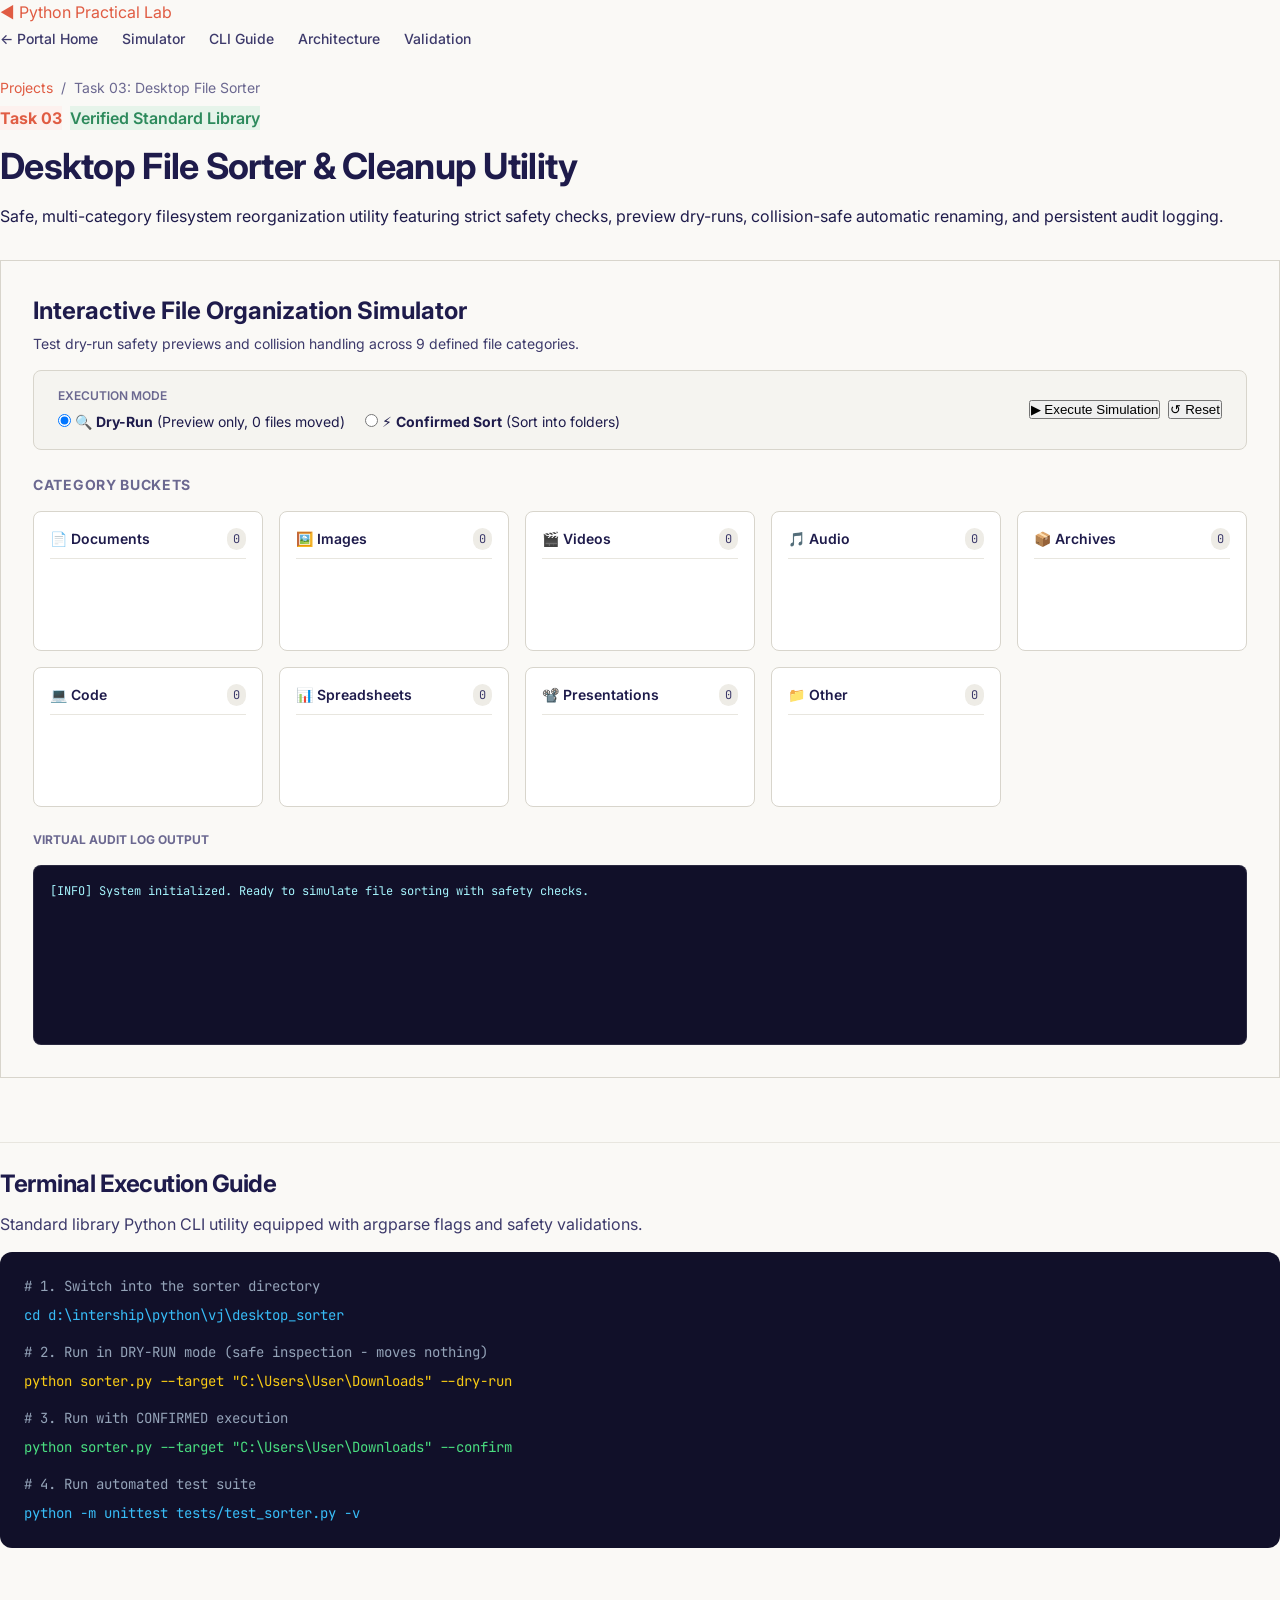
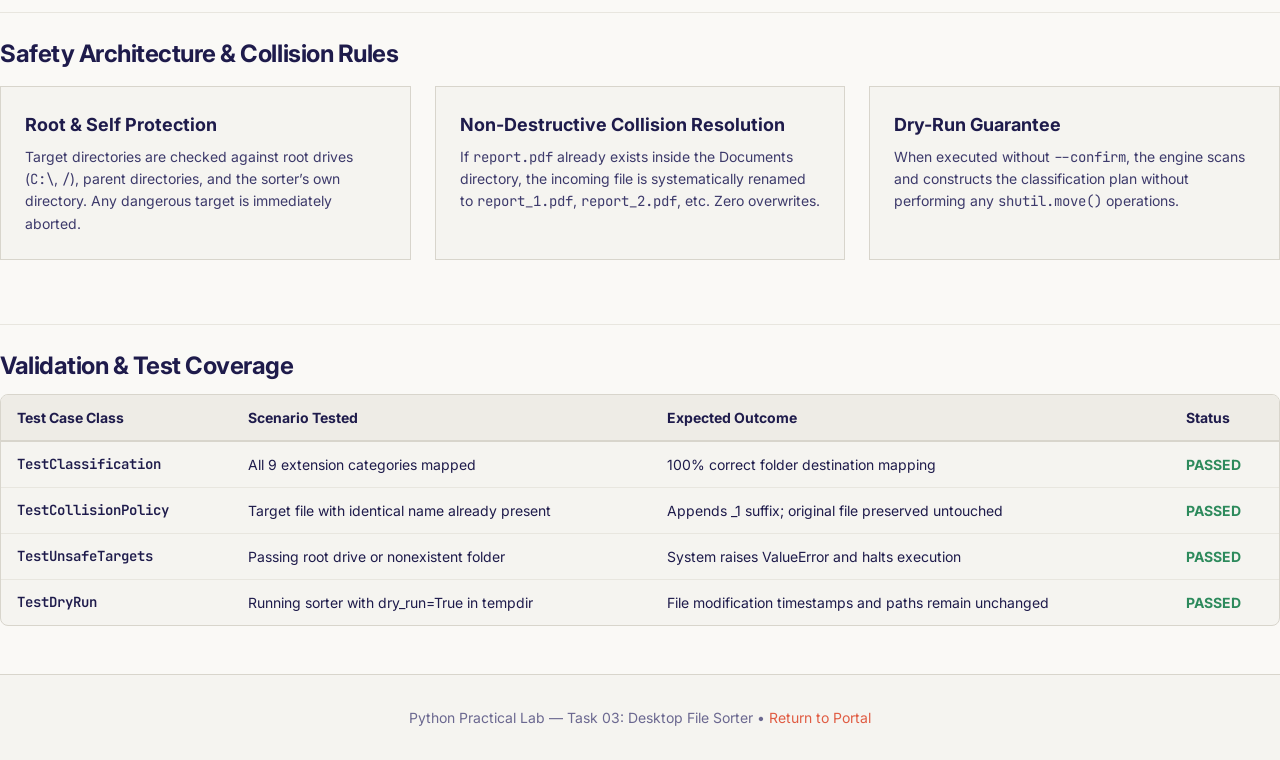
<file: desktop_sorter/index.html>
<!DOCTYPE html>
<html lang="en">
<head>
  <meta charset="UTF-8">
  <meta name="viewport" content="width=device-width, initial-scale=1.0">
  <meta name="description" content="Desktop File Sorter — Safe, extension-based file organizer with interactive simulator, collision protection, and CLI guide.">
  <title>Desktop File Sorter — Python Practical Lab</title>
  <link rel="stylesheet" href="../web/styles/main.css">
  <style>
    .sorter-controls {
      display: flex;
      flex-wrap: wrap;
      gap: var(--sp-4);
      align-items: center;
      margin-bottom: var(--sp-6);
      background: var(--clr-surface);
      padding: var(--sp-4) var(--sp-6);
      border-radius: var(--radius-md);
      border: 1px solid var(--clr-border);
    }
    .categories-grid {
      display: grid;
      grid-template-columns: repeat(auto-fit, minmax(220px, 1fr));
      gap: var(--sp-4);
      margin-top: var(--sp-4);
    }
    .category-bucket {
      background: white;
      border: 1px solid var(--clr-border);
      border-radius: var(--radius-md);
      padding: var(--sp-4);
      min-height: 140px;
      transition: all var(--duration) var(--ease-out);
    }
    .category-bucket-header {
      display: flex;
      justify-content: space-between;
      align-items: center;
      border-bottom: 1px solid var(--clr-border-light);
      padding-bottom: var(--sp-2);
      margin-bottom: var(--sp-2);
    }
    .bucket-name {
      font-weight: 600;
      font-size: var(--text-sm);
      color: var(--clr-ink);
    }
    .bucket-count {
      font-family: var(--font-mono);
      font-size: var(--text-xs);
      background: var(--clr-surface-alt);
      padding: 2px 6px;
      border-radius: var(--radius-full);
      color: var(--clr-ink-mid);
    }
    .file-chip {
      display: inline-block;
      font-family: var(--font-mono);
      font-size: 11px;
      background: var(--clr-surface-alt);
      padding: 3px 8px;
      border-radius: var(--radius-sm);
      margin: 2px;
      border: 1px solid var(--clr-border-light);
    }
    .file-chip.collision {
      background: #FEF3C7;
      border-color: #F59E0B;
      color: #92400E;
    }
    .terminal-log-window {
      background: #111029;
      color: #A5F3FC;
      font-family: var(--font-mono);
      font-size: var(--text-xs);
      line-height: 1.5;
      padding: var(--sp-4);
      border-radius: var(--radius-md);
      height: 180px;
      overflow-y: auto;
      border: 1px solid rgba(255,255,255,0.1);
      margin-top: var(--sp-4);
    }
  </style>
</head>
<body>

  <!-- Navigation -->
  <nav class="nav-bar" aria-label="Main Navigation">
    <div class="nav-container">
      <a href="../index.html" class="nav-logo" id="nav-brand">
        <span class="logo-icon" aria-hidden="true">◀</span>
        <span class="logo-text">Python Practical Lab</span>
      </a>
      <div class="nav-links">
        <a href="../index.html" class="nav-link">← Portal Home</a>
        <a href="#interactive-simulator" class="nav-link">Simulator</a>
        <a href="#cli-guide" class="nav-link">CLI Guide</a>
        <a href="#architecture" class="nav-link">Architecture</a>
        <a href="#validation" class="nav-link">Validation</a>
      </div>
    </div>
  </nav>

  <main class="page-container">
    <!-- Breadcrumb -->
    <div style="padding: var(--sp-6) 0 var(--sp-2);">
      <p style="color: var(--clr-ink-muted); font-size: var(--text-sm);">
        <a href="../index.html" style="color: var(--clr-accent); text-decoration: none;">Projects</a>
        &nbsp;/&nbsp; Task 03: Desktop File Sorter
      </p>
    </div>

    <!-- Hero Header -->
    <header class="section-header" style="text-align: left; margin-bottom: var(--sp-8);">
      <div style="display: flex; gap: var(--sp-2); align-items: center; margin-bottom: var(--sp-3);">
        <span class="badge" style="background: var(--clr-accent-bg); color: var(--clr-accent); font-weight: 700;">Task 03</span>
        <span class="badge" style="background: #E6F4EA; color: var(--clr-success); font-weight: 600;">Verified Standard Library</span>
      </div>
      <h1 class="section-title" style="font-size: var(--text-4xl); margin-bottom: var(--sp-3);">Desktop File Sorter &amp; Cleanup Utility</h1>
      <p class="section-lead">
        Safe, multi-category filesystem reorganization utility featuring strict safety checks, preview dry-runs,
        collision-safe automatic renaming, and persistent audit logging.
      </p>
    </header>

    <!-- Interactive Simulator -->
    <section class="section" id="interactive-simulator" style="padding-top: 0;">
      <div class="card" style="padding: var(--sp-8); border: 1px solid var(--clr-border);">
        <div style="margin-bottom: var(--sp-4);">
          <h2 style="font-size: var(--text-2xl); color: var(--clr-ink); margin-bottom: var(--sp-1);">Interactive File Organization Simulator</h2>
          <p style="color: var(--clr-ink-mid); font-size: var(--text-sm);">
            Test dry-run safety previews and collision handling across 9 defined file categories.
          </p>
        </div>

        <div class="sorter-controls">
          <div>
            <label style="font-size: var(--text-xs); font-weight: 600; text-transform: uppercase; color: var(--clr-ink-muted); display: block; margin-bottom: 4px;">
              Execution Mode
            </label>
            <label style="font-size: var(--text-sm); cursor: pointer; margin-right: 16px;">
              <input type="radio" name="sort-mode" value="dry" checked id="mode-dry"> 🔍 <strong>Dry-Run</strong> (Preview only, 0 files moved)
            </label>
            <label style="font-size: var(--text-sm); cursor: pointer;">
              <input type="radio" name="sort-mode" value="exec" id="mode-exec"> ⚡ <strong>Confirmed Sort</strong> (Sort into folders)
            </label>
          </div>

          <div style="margin-left: auto; display: flex; gap: var(--sp-2);">
            <button id="btn-run-simulation" class="btn btn-primary" style="cursor: pointer;">
              ▶ Execute Simulation
            </button>
            <button id="btn-reset-simulation" class="btn btn-secondary" style="cursor: pointer;">
              ↺ Reset
            </button>
          </div>
        </div>

        <!-- 9 Category Buckets -->
        <h3 style="font-size: var(--text-sm); text-transform: uppercase; letter-spacing: 0.05em; color: var(--clr-ink-muted); margin-bottom: var(--sp-2);">
          Category Buckets
        </h3>
        <div class="categories-grid" id="buckets-grid">
          <!-- Populated by JS -->
        </div>

        <!-- Terminal Log Preview -->
        <h4 style="font-size: var(--text-xs); text-transform: uppercase; color: var(--clr-ink-muted); margin-top: var(--sp-6); margin-bottom: var(--sp-2);">
          Virtual Audit Log Output
        </h4>
        <div id="virtual-log" class="terminal-log-window">
[INFO] System initialized. Ready to simulate file sorting with safety checks.
        </div>
      </div>
    </section>

    <!-- Terminal Execution Guide -->
    <section class="section" id="cli-guide" style="padding-top: var(--sp-6);">
      <h2 class="section-title" style="font-size: var(--text-2xl); margin-bottom: var(--sp-3);">Terminal Execution Guide</h2>
      <p style="color: var(--clr-ink-mid); margin-bottom: var(--sp-4);">
        Standard library Python CLI utility equipped with argparse flags and safety validations.
      </p>

      <div style="background: #111029; border-radius: var(--radius-lg); padding: var(--sp-6); color: #E2E8F0; font-family: var(--font-mono); font-size: var(--text-sm);">
        <p style="color: #94A3B8; margin-bottom: var(--sp-2);"># 1. Switch into the sorter directory</p>
        <p style="color: #38BDF8; margin-bottom: var(--sp-4);">cd d:\intership\python\vj\desktop_sorter</p>
        <p style="color: #94A3B8; margin-bottom: var(--sp-2);"># 2. Run in DRY-RUN mode (safe inspection - moves nothing)</p>
        <p style="color: #FACC15; margin-bottom: var(--sp-4);">python sorter.py --target "C:\Users\User\Downloads" --dry-run</p>
        <p style="color: #94A3B8; margin-bottom: var(--sp-2);"># 3. Run with CONFIRMED execution</p>
        <p style="color: #4ADE80; margin-bottom: var(--sp-4);">python sorter.py --target "C:\Users\User\Downloads" --confirm</p>
        <p style="color: #94A3B8; margin-bottom: var(--sp-2);"># 4. Run automated test suite</p>
        <p style="color: #38BDF8;">python -m unittest tests/test_sorter.py -v</p>
      </div>
    </section>

    <!-- Architecture & Safety Guards -->
    <section class="section" id="architecture" style="padding-top: var(--sp-6);">
      <h2 class="section-title" style="font-size: var(--text-2xl); margin-bottom: var(--sp-3);">Safety Architecture &amp; Collision Rules</h2>
      <div class="grid" style="display: grid; grid-template-columns: repeat(auto-fit, minmax(280px, 1fr)); gap: var(--sp-6); margin-top: var(--sp-4);">
        <div class="card" style="padding: var(--sp-6); background: var(--clr-surface); border: 1px solid var(--clr-border);">
          <h3 style="font-size: var(--text-lg); color: var(--clr-ink); margin-bottom: var(--sp-2);">Root &amp; Self Protection</h3>
          <p style="color: var(--clr-ink-mid); font-size: var(--text-sm); line-height: 1.6;">
            Target directories are checked against root drives (<code style="font-family: var(--font-mono);">C:\</code>, <code style="font-family: var(--font-mono);">/</code>), parent directories, and the sorter’s own directory. Any dangerous target is immediately aborted.
          </p>
        </div>

        <div class="card" style="padding: var(--sp-6); background: var(--clr-surface); border: 1px solid var(--clr-border);">
          <h3 style="font-size: var(--text-lg); color: var(--clr-ink); margin-bottom: var(--sp-2);">Non-Destructive Collision Resolution</h3>
          <p style="color: var(--clr-ink-mid); font-size: var(--text-sm); line-height: 1.6;">
            If <code style="font-family: var(--font-mono);">report.pdf</code> already exists inside the Documents directory, the incoming file is systematically renamed to <code style="font-family: var(--font-mono);">report_1.pdf</code>, <code style="font-family: var(--font-mono);">report_2.pdf</code>, etc. Zero overwrites.
          </p>
        </div>

        <div class="card" style="padding: var(--sp-6); background: var(--clr-surface); border: 1px solid var(--clr-border);">
          <h3 style="font-size: var(--text-lg); color: var(--clr-ink); margin-bottom: var(--sp-2);">Dry-Run Guarantee</h3>
          <p style="color: var(--clr-ink-mid); font-size: var(--text-sm); line-height: 1.6;">
            When executed without <code style="font-family: var(--font-mono);">--confirm</code>, the engine scans and constructs the classification plan without performing any <code style="font-family: var(--font-mono);">shutil.move()</code> operations.
          </p>
        </div>
      </div>
    </section>

    <!-- Validation & Testing -->
    <section class="section" id="validation" style="padding-top: var(--sp-6); padding-bottom: var(--sp-12);">
      <h2 class="section-title" style="font-size: var(--text-2xl); margin-bottom: var(--sp-3);">Validation & Test Coverage</h2>
      <div class="table-container" style="overflow-x: auto; background: var(--clr-surface); border-radius: var(--radius-md); border: 1px solid var(--clr-border);">
        <table style="width: 100%; border-collapse: collapse; text-align: left; font-size: var(--text-sm);">
          <thead>
            <tr style="background: var(--clr-surface-alt); border-bottom: 2px solid var(--clr-border);">
              <th style="padding: var(--sp-3) var(--sp-4);">Test Case Class</th>
              <th style="padding: var(--sp-3) var(--sp-4);">Scenario Tested</th>
              <th style="padding: var(--sp-3) var(--sp-4);">Expected Outcome</th>
              <th style="padding: var(--sp-3) var(--sp-4);">Status</th>
            </tr>
          </thead>
          <tbody>
            <tr style="border-bottom: 1px solid var(--clr-border-light);">
              <td style="padding: var(--sp-3) var(--sp-4); font-family: var(--font-mono); font-weight: 600;">TestClassification</td>
              <td style="padding: var(--sp-3) var(--sp-4);">All 9 extension categories mapped</td>
              <td style="padding: var(--sp-3) var(--sp-4);">100% correct folder destination mapping</td>
              <td style="padding: var(--sp-3) var(--sp-4); color: var(--clr-success); font-weight: 700;">PASSED</td>
            </tr>
            <tr style="border-bottom: 1px solid var(--clr-border-light);">
              <td style="padding: var(--sp-3) var(--sp-4); font-family: var(--font-mono); font-weight: 600;">TestCollisionPolicy</td>
              <td style="padding: var(--sp-3) var(--sp-4);">Target file with identical name already present</td>
              <td style="padding: var(--sp-3) var(--sp-4);">Appends _1 suffix; original file preserved untouched</td>
              <td style="padding: var(--sp-3) var(--sp-4); color: var(--clr-success); font-weight: 700;">PASSED</td>
            </tr>
            <tr style="border-bottom: 1px solid var(--clr-border-light);">
              <td style="padding: var(--sp-3) var(--sp-4); font-family: var(--font-mono); font-weight: 600;">TestUnsafeTargets</td>
              <td style="padding: var(--sp-3) var(--sp-4);">Passing root drive or nonexistent folder</td>
              <td style="padding: var(--sp-3) var(--sp-4);">System raises ValueError and halts execution</td>
              <td style="padding: var(--sp-3) var(--sp-4); color: var(--clr-success); font-weight: 700;">PASSED</td>
            </tr>
            <tr>
              <td style="padding: var(--sp-3) var(--sp-4); font-family: var(--font-mono); font-weight: 600;">TestDryRun</td>
              <td style="padding: var(--sp-3) var(--sp-4);">Running sorter with dry_run=True in tempdir</td>
              <td style="padding: var(--sp-3) var(--sp-4);">File modification timestamps and paths remain unchanged</td>
              <td style="padding: var(--sp-3) var(--sp-4); color: var(--clr-success); font-weight: 700;">PASSED</td>
            </tr>
          </tbody>
        </table>
      </div>
    </section>
  </main>

  <footer style="background: var(--clr-surface); border-top: 1px solid var(--clr-border); padding: var(--sp-8) 0; text-align: center; color: var(--clr-ink-muted); font-size: var(--text-sm);">
    <p>Python Practical Lab — Task 03: Desktop File Sorter &bull; <a href="../index.html" style="color: var(--clr-accent);">Return to Portal</a></p>
  </footer>

  <script>
    const CATEGORIES = {
      "Documents": { icon: "📄", files: [] },
      "Images": { icon: "🖼️", files: [] },
      "Videos": { icon: "🎬", files: [] },
      "Audio": { icon: "🎵", files: [] },
      "Archives": { icon: "📦", files: [] },
      "Code": { icon: "💻", files: [] },
      "Spreadsheets": { icon: "📊", files: [] },
      "Presentations": { icon: "📽️", files: [] },
      "Other": { icon: "📁", files: [] }
    };

    const INITIAL_SAMPLE_FILES = [
      { name: "Project_Proposal.docx", cat: "Documents" },
      { name: "Executive_Summary.pdf", cat: "Documents" },
      { name: "Executive_Summary.pdf", cat: "Documents", isCollision: true },
      { name: "hero_banner.png", cat: "Images" },
      { name: "architecture_diagram.svg", cat: "Images" },
      { name: "demo_walkthrough.mp4", cat: "Videos" },
      { name: "podcast_interview.mp3", cat: "Audio" },
      { name: "backup_bundle.zip", cat: "Archives" },
      { name: "main_service.py", cat: "Code" },
      { name: "styles.css", cat: "Code" },
      { name: "quarterly_budget.xlsx", cat: "Spreadsheets" },
      { name: "investor_deck.pptx", cat: "Presentations" },
      { name: "notes.unknown", cat: "Other" }
    ];

    const bucketsGrid = document.getElementById("buckets-grid");
    const logEl = document.getElementById("virtual-log");

    function renderBuckets() {
      bucketsGrid.innerHTML = "";
      Object.entries(CATEGORIES).forEach(([name, data]) => {
        const bucket = document.createElement("div");
        bucket.className = "category-bucket";
        bucket.innerHTML = `
          <div class="category-bucket-header">
            <span class="bucket-name">${data.icon} ${name}</span>
            <span class="bucket-count">${data.files.length}</span>
          </div>
          <div class="bucket-files">
            ${data.files.map(f => `<span class="file-chip ${f.isCollision ? 'collision' : ''}">${f.name}</span>`).join("")}
          </div>
        `;
        bucketsGrid.appendChild(bucket);
      });
    }

    function log(msg) {
      logEl.innerHTML += "\n" + msg;
      logEl.scrollTop = logEl.scrollHeight;
    }

    document.getElementById("btn-run-simulation").addEventListener("click", () => {
      const isDry = document.getElementById("mode-dry").checked;
      log(`\n========================================`);
      log(`[EXEC] Starting organization process... Mode: ${isDry ? "DRY-RUN (PREVIEW ONLY)" : "CONFIRMED MOVE"}`);

      // Clear files
      Object.keys(CATEGORIES).forEach(k => CATEGORIES[k].files = []);

      INITIAL_SAMPLE_FILES.forEach(item => {
        let finalName = item.name;
        if (item.isCollision) {
          finalName = item.name.replace(".", "_1.");
          log(`[COLLISION] Duplicate '${item.name}' detected in ${item.cat}. Renamed safely to '${finalName}'`);
        }

        if (isDry) {
          log(`[DRY-RUN] Would move: ${item.name} -> ${item.cat}/${finalName}`);
        } else {
          CATEGORIES[item.cat].files.push({ name: finalName, isCollision: item.isCollision });
          log(`[MOVED] ${item.name} -> ${item.cat}/${finalName}`);
        }
      });

      if (isDry) {
        log(`[SUMMARY] Dry-run finished. 13 files inspected, 0 files moved.`);
      } else {
        log(`[SUMMARY] Organization complete. 13 files sorted across 9 categories. Log persisted.`);
      }

      renderBuckets();
    });

    document.getElementById("btn-reset-simulation").addEventListener("click", () => {
      Object.keys(CATEGORIES).forEach(k => CATEGORIES[k].files = []);
      logEl.innerHTML = "[INFO] Simulator reset. Ready for next simulation.";
      renderBuckets();
    });

    renderBuckets();
  </script>
</body>
</html>
</file>
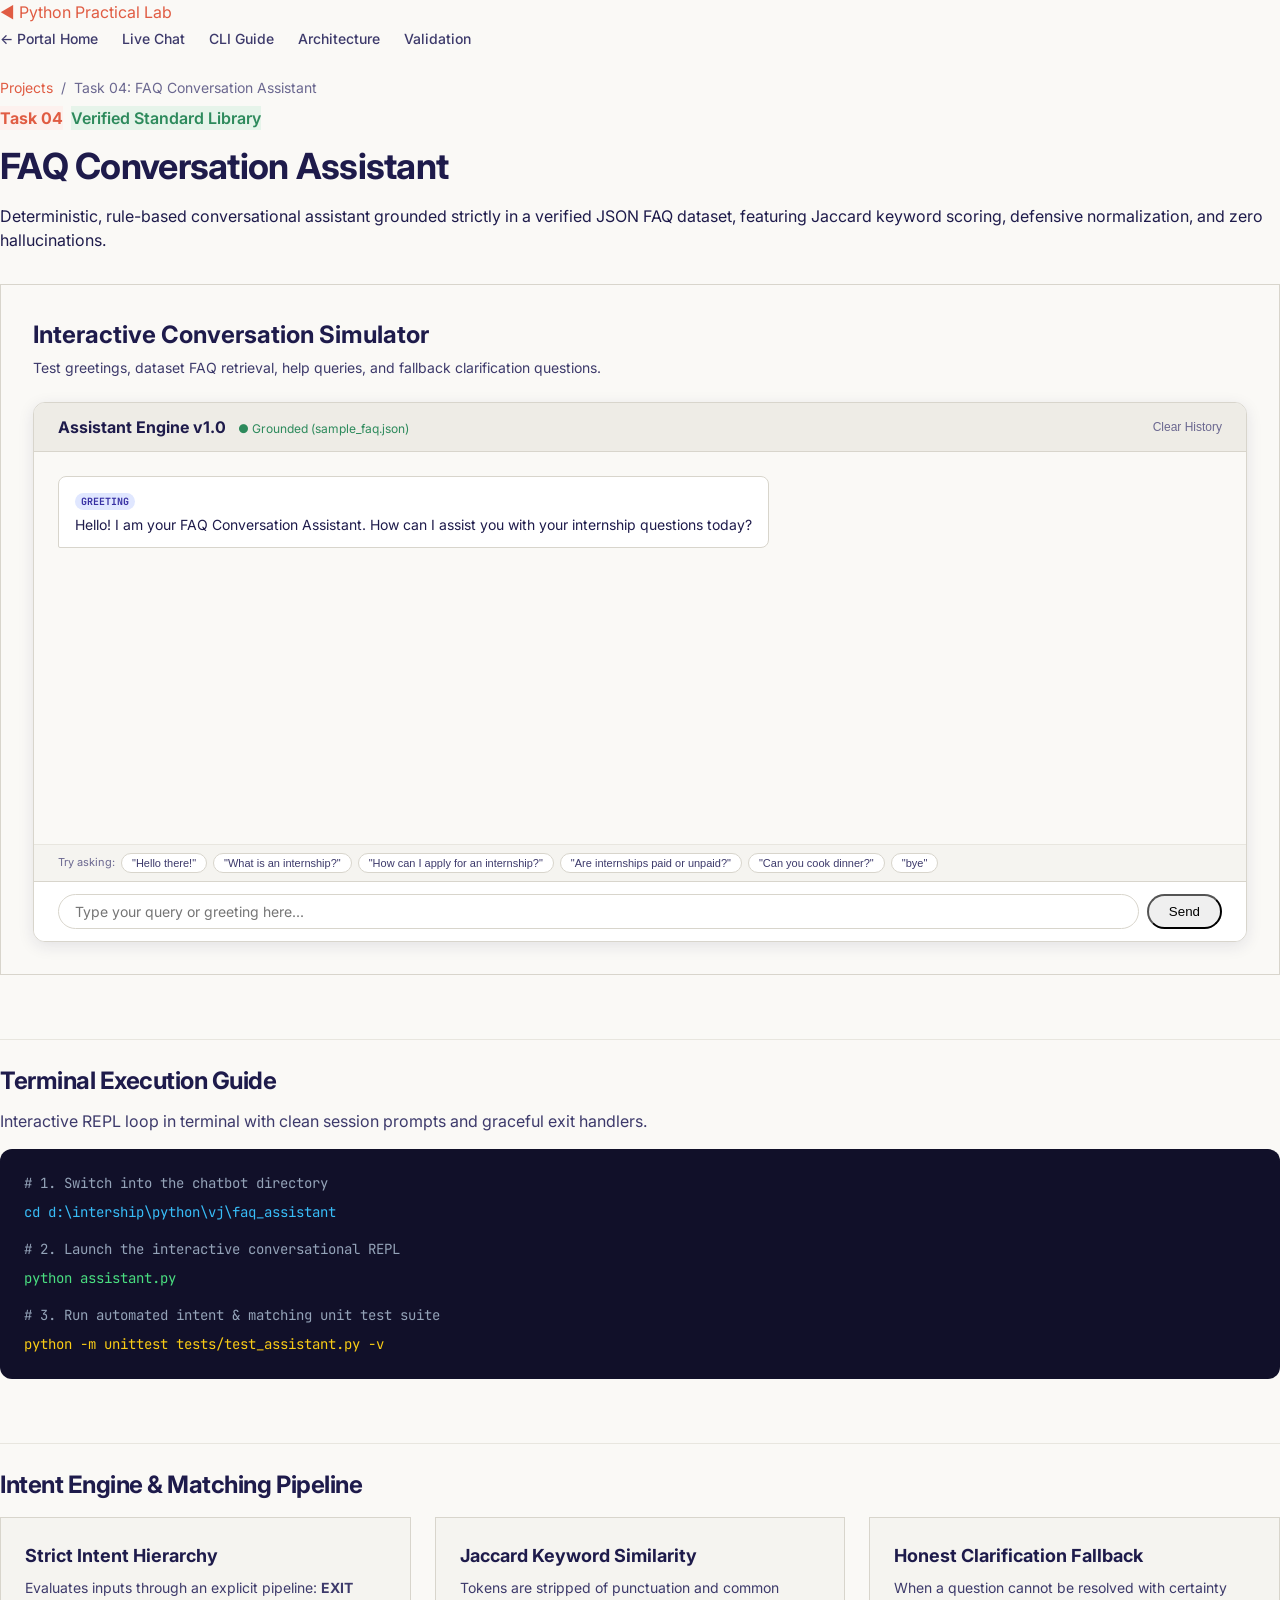
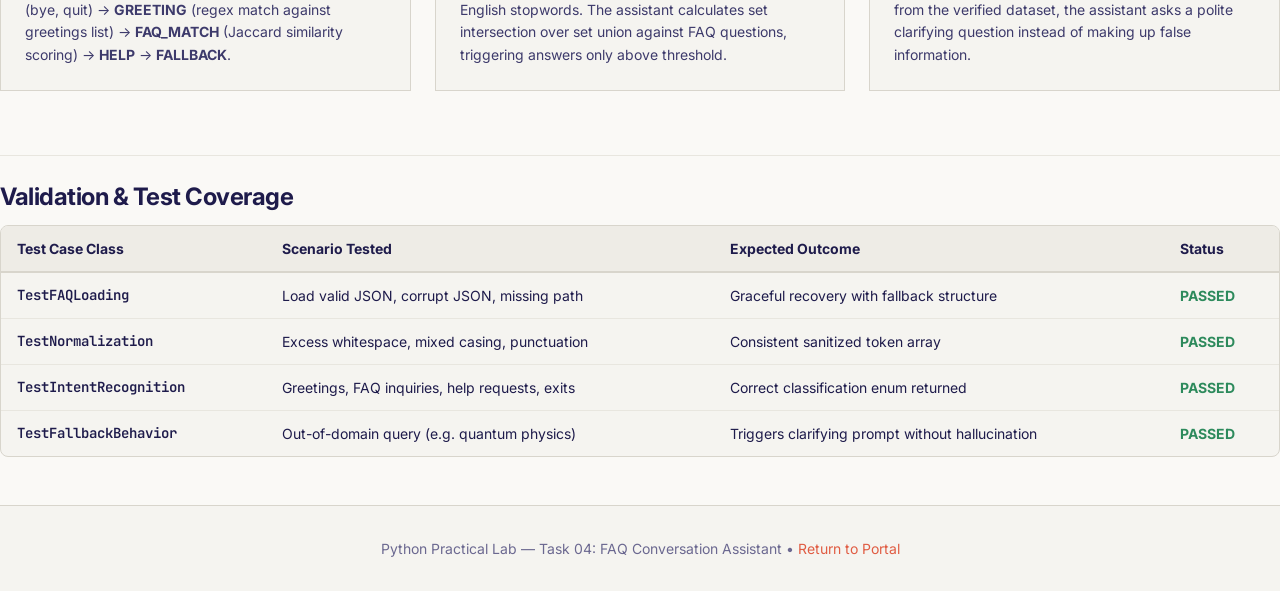
<file: faq_assistant/index.html>
<!DOCTYPE html>
<html lang="en">
<head>
  <meta charset="UTF-8">
  <meta name="viewport" content="width=device-width, initial-scale=1.0">
  <meta name="description" content="FAQ Conversation Assistant — Rule-based chatbot with live web chat simulator, Jaccard similarity intent matching, and test coverage.">
  <title>FAQ Conversation Assistant — Python Practical Lab</title>
  <link rel="stylesheet" href="../web/styles/main.css">
  <style>
    .chat-simulator-card {
      background: white;
      border: 1px solid var(--clr-border);
      border-radius: var(--radius-lg);
      box-shadow: var(--shadow-md);
      overflow: hidden;
      display: flex;
      flex-direction: column;
      height: 540px;
      margin-top: var(--sp-6);
    }
    .chat-header {
      background: var(--clr-surface-alt);
      border-bottom: 1px solid var(--clr-border);
      padding: var(--sp-3) var(--sp-6);
      display: flex;
      justify-content: space-between;
      align-items: center;
    }
    .chat-messages {
      flex: 1;
      padding: var(--sp-6);
      overflow-y: auto;
      background: var(--clr-bg);
      display: flex;
      flex-direction: column;
      gap: var(--sp-3);
    }
    .message-bubble {
      max-width: 75%;
      padding: var(--sp-3) var(--sp-4);
      border-radius: var(--radius-md);
      font-size: var(--text-sm);
      line-height: 1.5;
      position: relative;
    }
    .message-user {
      align-self: flex-end;
      background: var(--clr-ink);
      color: white;
      border-bottom-right-radius: 2px;
    }
    .message-bot {
      align-self: flex-start;
      background: white;
      color: var(--clr-ink);
      border: 1px solid var(--clr-border);
      border-bottom-left-radius: 2px;
    }
    .intent-pill {
      display: inline-block;
      font-size: 10px;
      font-family: var(--font-mono);
      font-weight: 700;
      padding: 1px 6px;
      border-radius: var(--radius-full);
      margin-bottom: 4px;
      text-transform: uppercase;
    }
    .intent-greeting { background: #E0E7FF; color: #3730A3; }
    .intent-faq { background: #D1FAE5; color: #065F46; }
    .intent-fallback { background: #FEF3C7; color: #92400E; }
    .intent-exit { background: #FEE2E2; color: #991B1B; }
    .intent-help { background: #F3E8FF; color: #6B21A8; }

    .chat-input-area {
      padding: var(--sp-3) var(--sp-6);
      background: white;
      border-top: 1px solid var(--clr-border);
      display: flex;
      gap: var(--sp-2);
    }
    .chat-input {
      flex: 1;
      padding: var(--sp-2) var(--sp-4);
      font-size: var(--text-sm);
      border: 1px solid var(--clr-border);
      border-radius: var(--radius-full);
      font-family: var(--font-sans);
    }
    .chat-input:focus {
      outline: none;
      border-color: var(--clr-accent);
    }
    .suggestions-row {
      display: flex;
      flex-wrap: wrap;
      gap: 6px;
      padding: var(--sp-2) var(--sp-6);
      background: var(--clr-surface);
      border-top: 1px solid var(--clr-border-light);
    }
    .suggestion-btn {
      background: white;
      border: 1px solid var(--clr-border);
      border-radius: var(--radius-full);
      padding: 3px 10px;
      font-size: 11px;
      color: var(--clr-ink-mid);
      cursor: pointer;
      transition: all var(--duration) var(--ease-out);
    }
    .suggestion-btn:hover {
      background: var(--clr-accent-bg);
      border-color: var(--clr-accent);
      color: var(--clr-accent);
    }
  </style>
</head>
<body>

  <!-- Navigation -->
  <nav class="nav-bar" aria-label="Main Navigation">
    <div class="nav-container">
      <a href="../index.html" class="nav-logo" id="nav-brand">
        <span class="logo-icon" aria-hidden="true">◀</span>
        <span class="logo-text">Python Practical Lab</span>
      </a>
      <div class="nav-links">
        <a href="../index.html" class="nav-link">← Portal Home</a>
        <a href="#interactive-chat" class="nav-link">Live Chat</a>
        <a href="#cli-guide" class="nav-link">CLI Guide</a>
        <a href="#architecture" class="nav-link">Architecture</a>
        <a href="#validation" class="nav-link">Validation</a>
      </div>
    </div>
  </nav>

  <main class="page-container">
    <!-- Breadcrumb -->
    <div style="padding: var(--sp-6) 0 var(--sp-2);">
      <p style="color: var(--clr-ink-muted); font-size: var(--text-sm);">
        <a href="../index.html" style="color: var(--clr-accent); text-decoration: none;">Projects</a>
        &nbsp;/&nbsp; Task 04: FAQ Conversation Assistant
      </p>
    </div>

    <!-- Hero Header -->
    <header class="section-header" style="text-align: left; margin-bottom: var(--sp-8);">
      <div style="display: flex; gap: var(--sp-2); align-items: center; margin-bottom: var(--sp-3);">
        <span class="badge" style="background: var(--clr-accent-bg); color: var(--clr-accent); font-weight: 700;">Task 04</span>
        <span class="badge" style="background: #E6F4EA; color: var(--clr-success); font-weight: 600;">Verified Standard Library</span>
      </div>
      <h1 class="section-title" style="font-size: var(--text-4xl); margin-bottom: var(--sp-3);">FAQ Conversation Assistant</h1>
      <p class="section-lead">
        Deterministic, rule-based conversational assistant grounded strictly in a verified JSON FAQ dataset,
        featuring Jaccard keyword scoring, defensive normalization, and zero hallucinations.
      </p>
    </header>

    <!-- Interactive Chat Simulator -->
    <section class="section" id="interactive-chat" style="padding-top: 0;">
      <div class="card" style="padding: var(--sp-8); border: 1px solid var(--clr-border);">
        <div style="margin-bottom: var(--sp-2);">
          <h2 style="font-size: var(--text-2xl); color: var(--clr-ink); margin-bottom: var(--sp-1);">Interactive Conversation Simulator</h2>
          <p style="color: var(--clr-ink-mid); font-size: var(--text-sm);">
            Test greetings, dataset FAQ retrieval, help queries, and fallback clarification questions.
          </p>
        </div>

        <div class="chat-simulator-card">
          <div class="chat-header">
            <div>
              <span style="font-weight: 700; color: var(--clr-ink);">Assistant Engine v1.0</span>
              <span style="font-size: var(--text-xs); color: var(--clr-success); margin-left: var(--sp-2);">● Grounded (sample_faq.json)</span>
            </div>
            <button id="btn-clear-chat" style="background: none; border: none; font-size: var(--text-xs); color: var(--clr-ink-muted); cursor: pointer;">
              Clear History
            </button>
          </div>

          <!-- Messages Container -->
          <div class="chat-messages" id="chat-messages-container">
            <div class="message-bubble message-bot">
              <span class="intent-pill intent-greeting">GREETING</span><br>
              Hello! I am your FAQ Conversation Assistant. How can I assist you with your internship questions today?
            </div>
          </div>

          <!-- Suggestions Row -->
          <div class="suggestions-row">
            <span style="font-size: 11px; color: var(--clr-ink-muted); align-self: center;">Try asking:</span>
            <button class="suggestion-btn" onclick="sendQuickPrompt('Hello there!')">"Hello there!"</button>
            <button class="suggestion-btn" onclick="sendQuickPrompt('What is an internship?')">"What is an internship?"</button>
            <button class="suggestion-btn" onclick="sendQuickPrompt('How can I apply for an internship?')">"How can I apply for an internship?"</button>
            <button class="suggestion-btn" onclick="sendQuickPrompt('Are internships paid or unpaid?')">"Are internships paid or unpaid?"</button>
            <button class="suggestion-btn" onclick="sendQuickPrompt('Can you cook dinner?')">"Can you cook dinner?"</button>
            <button class="suggestion-btn" onclick="sendQuickPrompt('bye')">"bye"</button>
          </div>

          <!-- Input Row -->
          <form id="chat-form" class="chat-input-area">
            <input type="text" id="chat-input" class="chat-input" placeholder="Type your query or greeting here..." autocomplete="off">
            <button type="submit" class="btn btn-primary" style="padding: var(--sp-2) var(--sp-5); border-radius: var(--radius-full); cursor: pointer;">
              Send
            </button>
          </form>
        </div>
      </div>
    </section>

    <!-- Terminal Execution Guide -->
    <section class="section" id="cli-guide" style="padding-top: var(--sp-6);">
      <h2 class="section-title" style="font-size: var(--text-2xl); margin-bottom: var(--sp-3);">Terminal Execution Guide</h2>
      <p style="color: var(--clr-ink-mid); margin-bottom: var(--sp-4);">
        Interactive REPL loop in terminal with clean session prompts and graceful exit handlers.
      </p>

      <div style="background: #111029; border-radius: var(--radius-lg); padding: var(--sp-6); color: #E2E8F0; font-family: var(--font-mono); font-size: var(--text-sm);">
        <p style="color: #94A3B8; margin-bottom: var(--sp-2);"># 1. Switch into the chatbot directory</p>
        <p style="color: #38BDF8; margin-bottom: var(--sp-4);">cd d:\intership\python\vj\faq_assistant</p>
        <p style="color: #94A3B8; margin-bottom: var(--sp-2);"># 2. Launch the interactive conversational REPL</p>
        <p style="color: #4ADE80; margin-bottom: var(--sp-4);">python assistant.py</p>
        <p style="color: #94A3B8; margin-bottom: var(--sp-2);"># 3. Run automated intent & matching unit test suite</p>
        <p style="color: #FACC15;">python -m unittest tests/test_assistant.py -v</p>
      </div>
    </section>

    <!-- Architecture & Intent Hierarchy -->
    <section class="section" id="architecture" style="padding-top: var(--sp-6);">
      <h2 class="section-title" style="font-size: var(--text-2xl); margin-bottom: var(--sp-3);">Intent Engine &amp; Matching Pipeline</h2>
      <div class="grid" style="display: grid; grid-template-columns: repeat(auto-fit, minmax(280px, 1fr)); gap: var(--sp-6); margin-top: var(--sp-4);">
        <div class="card" style="padding: var(--sp-6); background: var(--clr-surface); border: 1px solid var(--clr-border);">
          <h3 style="font-size: var(--text-lg); color: var(--clr-ink); margin-bottom: var(--sp-2);">Strict Intent Hierarchy</h3>
          <p style="color: var(--clr-ink-mid); font-size: var(--text-sm); line-height: 1.6;">
            Evaluates inputs through an explicit pipeline:
            <strong>EXIT</strong> (bye, quit) &rarr;
            <strong>GREETING</strong> (regex match against greetings list) &rarr;
            <strong>FAQ_MATCH</strong> (Jaccard similarity scoring) &rarr;
            <strong>HELP</strong> &rarr;
            <strong>FALLBACK</strong>.
          </p>
        </div>

        <div class="card" style="padding: var(--sp-6); background: var(--clr-surface); border: 1px solid var(--clr-border);">
          <h3 style="font-size: var(--text-lg); color: var(--clr-ink); margin-bottom: var(--sp-2);">Jaccard Keyword Similarity</h3>
          <p style="color: var(--clr-ink-mid); font-size: var(--text-sm); line-height: 1.6;">
            Tokens are stripped of punctuation and common English stopwords. The assistant calculates set intersection over set union against FAQ questions, triggering answers only above threshold.
          </p>
        </div>

        <div class="card" style="padding: var(--sp-6); background: var(--clr-surface); border: 1px solid var(--clr-border);">
          <h3 style="font-size: var(--text-lg); color: var(--clr-ink); margin-bottom: var(--sp-2);">Honest Clarification Fallback</h3>
          <p style="color: var(--clr-ink-mid); font-size: var(--text-sm); line-height: 1.6;">
            When a question cannot be resolved with certainty from the verified dataset, the assistant asks a polite clarifying question instead of making up false information.
          </p>
        </div>
      </div>
    </section>

    <!-- Validation & Testing -->
    <section class="section" id="validation" style="padding-top: var(--sp-6); padding-bottom: var(--sp-12);">
      <h2 class="section-title" style="font-size: var(--text-2xl); margin-bottom: var(--sp-3);">Validation & Test Coverage</h2>
      <div class="table-container" style="overflow-x: auto; background: var(--clr-surface); border-radius: var(--radius-md); border: 1px solid var(--clr-border);">
        <table style="width: 100%; border-collapse: collapse; text-align: left; font-size: var(--text-sm);">
          <thead>
            <tr style="background: var(--clr-surface-alt); border-bottom: 2px solid var(--clr-border);">
              <th style="padding: var(--sp-3) var(--sp-4);">Test Case Class</th>
              <th style="padding: var(--sp-3) var(--sp-4);">Scenario Tested</th>
              <th style="padding: var(--sp-3) var(--sp-4);">Expected Outcome</th>
              <th style="padding: var(--sp-3) var(--sp-4);">Status</th>
            </tr>
          </thead>
          <tbody>
            <tr style="border-bottom: 1px solid var(--clr-border-light);">
              <td style="padding: var(--sp-3) var(--sp-4); font-family: var(--font-mono); font-weight: 600;">TestFAQLoading</td>
              <td style="padding: var(--sp-3) var(--sp-4);">Load valid JSON, corrupt JSON, missing path</td>
              <td style="padding: var(--sp-3) var(--sp-4);">Graceful recovery with fallback structure</td>
              <td style="padding: var(--sp-3) var(--sp-4); color: var(--clr-success); font-weight: 700;">PASSED</td>
            </tr>
            <tr style="border-bottom: 1px solid var(--clr-border-light);">
              <td style="padding: var(--sp-3) var(--sp-4); font-family: var(--font-mono); font-weight: 600;">TestNormalization</td>
              <td style="padding: var(--sp-3) var(--sp-4);">Excess whitespace, mixed casing, punctuation</td>
              <td style="padding: var(--sp-3) var(--sp-4);">Consistent sanitized token array</td>
              <td style="padding: var(--sp-3) var(--sp-4); color: var(--clr-success); font-weight: 700;">PASSED</td>
            </tr>
            <tr style="border-bottom: 1px solid var(--clr-border-light);">
              <td style="padding: var(--sp-3) var(--sp-4); font-family: var(--font-mono); font-weight: 600;">TestIntentRecognition</td>
              <td style="padding: var(--sp-3) var(--sp-4);">Greetings, FAQ inquiries, help requests, exits</td>
              <td style="padding: var(--sp-3) var(--sp-4);">Correct classification enum returned</td>
              <td style="padding: var(--sp-3) var(--sp-4); color: var(--clr-success); font-weight: 700;">PASSED</td>
            </tr>
            <tr>
              <td style="padding: var(--sp-3) var(--sp-4); font-family: var(--font-mono); font-weight: 600;">TestFallbackBehavior</td>
              <td style="padding: var(--sp-3) var(--sp-4);">Out-of-domain query (e.g. quantum physics)</td>
              <td style="padding: var(--sp-3) var(--sp-4);">Triggers clarifying prompt without hallucination</td>
              <td style="padding: var(--sp-3) var(--sp-4); color: var(--clr-success); font-weight: 700;">PASSED</td>
            </tr>
          </tbody>
        </table>
      </div>
    </section>
  </main>

  <footer style="background: var(--clr-surface); border-top: 1px solid var(--clr-border); padding: var(--sp-8) 0; text-align: center; color: var(--clr-ink-muted); font-size: var(--text-sm);">
    <p>Python Practical Lab — Task 04: FAQ Conversation Assistant &bull; <a href="../index.html" style="color: var(--clr-accent);">Return to Portal</a></p>
  </footer>

  <script>
    const FAQ_DATA = [
      {
        question: "What is an internship?",
        answer: "An internship is a professional learning experience that offers meaningful, practical work related to a student's field of study or career interest."
      },
      {
        question: "How can I apply for an internship?",
        answer: "You can apply by preparing a tailored resume, crafting a compelling cover letter, and submitting applications through university career portals, LinkedIn, or directly on company careers pages."
      },
      {
        question: "Are internships paid or unpaid?",
        answer: "Internships can be either paid or unpaid depending on the organization, industry regulations, and jurisdiction. Most technical and software engineering internships are paid."
      }
    ];

    const GREETINGS = ["hi", "hello", "hey", "good morning", "good evening", "greetings"];
    const EXITS = ["bye", "exit", "quit", "goodbye", "see you"];

    const chatContainer = document.getElementById("chat-messages-container");
    const chatInput = document.getElementById("chat-input");
    const chatForm = document.getElementById("chat-form");

    function appendMessage(text, isUser, intent = null) {
      const bubble = document.createElement("div");
      bubble.className = `message-bubble ${isUser ? 'message-user' : 'message-bot'}`;

      if (!isUser && intent) {
        let pillClass = "intent-" + intent.toLowerCase();
        bubble.innerHTML = `<span class="intent-pill ${pillClass}">${intent}</span><br>${text}`;
      } else {
        bubble.textContent = text;
      }

      chatContainer.appendChild(bubble);
      chatContainer.scrollTop = chatContainer.scrollHeight;
    }

    function processQuery(raw) {
      const q = raw.trim().toLowerCase();

      // 1. Exit
      if (EXITS.some(e => q === e || q.startsWith(e + " "))) {
        return {
          intent: "EXIT",
          response: "Thank you for chatting! Have a productive day ahead."
        };
      }

      // 2. Greeting
      if (GREETINGS.some(g => q === g || q.startsWith(g + " "))) {
        return {
          intent: "GREETING",
          response: "Hello! How can I assist you with your internship questions today?"
        };
      }

      // 3. Help
      if (q.includes("help") || q.includes("commands") || q.includes("what can you do")) {
        return {
          intent: "HELP",
          response: "I can answer questions regarding internship definition, application guidelines, and compensation policies from our verified FAQ database. Type 'bye' to quit."
        };
      }

      // 4. FAQ Match (Token Overlap)
      const queryTokens = q.replace(/[^a-z0-9 ]/g, "").split(/\s+/).filter(w => w.length > 2);
      let bestMatch = null;
      let highestScore = 0;

      FAQ_DATA.forEach(item => {
        const itemTokens = item.question.toLowerCase().replace(/[^a-z0-9 ]/g, "").split(/\s+/).filter(w => w.length > 2);
        const intersection = queryTokens.filter(t => itemTokens.includes(t));
        const score = intersection.length / Math.max(queryTokens.length, 1);

        if (score > highestScore) {
          highestScore = score;
          bestMatch = item;
        }
      });

      if (bestMatch && highestScore >= 0.25) {
        return {
          intent: "FAQ",
          response: bestMatch.answer
        };
      }

      // 5. Fallback
      return {
        intent: "FALLBACK",
        response: "I'm not certain I understood your question regarding internships. Could you try rephrasing or ask about definition, applications, or compensation?"
      };
    }

    chatForm.addEventListener("submit", (e) => {
      e.preventDefault();
      const val = chatInput.value.trim();
      if (!val) return;

      appendMessage(val, true);
      chatInput.value = "";

      setTimeout(() => {
        const result = processQuery(val);
        appendMessage(result.response, false, result.intent);
      }, 250);
    });

    function sendQuickPrompt(txt) {
      chatInput.value = txt;
      chatForm.dispatchEvent(new Event("submit"));
    }

    document.getElementById("btn-clear-chat").addEventListener("click", () => {
      chatContainer.innerHTML = "";
      appendMessage("Hello! I am your FAQ Conversation Assistant. How can I assist you with your internship questions today?", false, "GREETING");
    });
  </script>
</body>
</html>
</file>
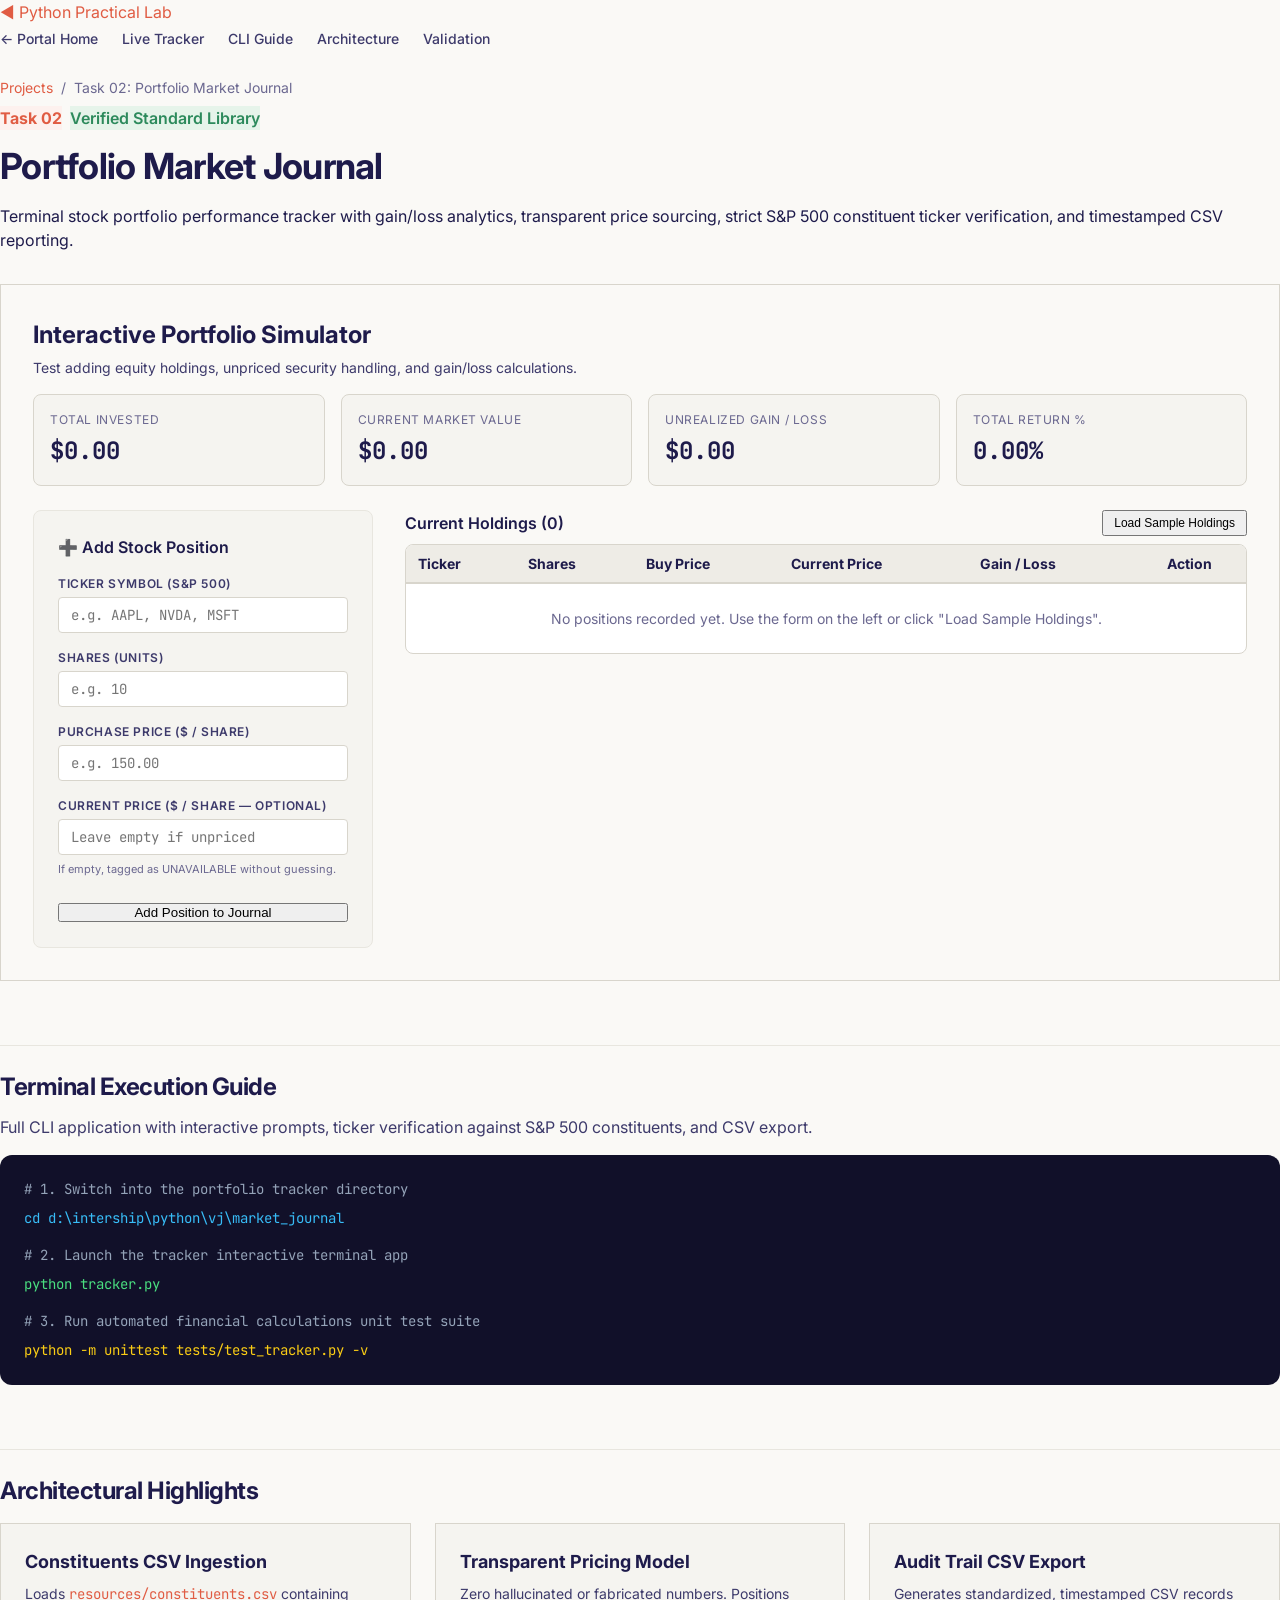
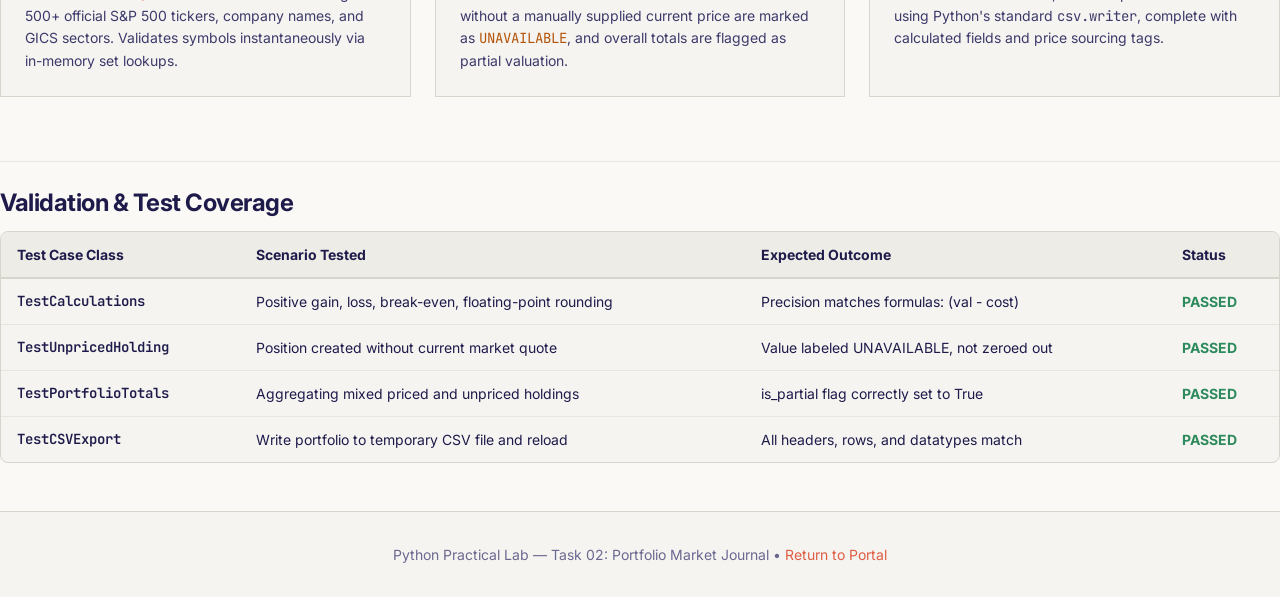
<file: market_journal/index.html>
<!DOCTYPE html>
<html lang="en">
<head>
  <meta charset="UTF-8">
  <meta name="viewport" content="width=device-width, initial-scale=1.0">
  <meta name="description" content="Portfolio Market Journal — Terminal stock portfolio tracker with live web showcase, S&P 500 validation, and gain/loss analytics.">
  <title>Portfolio Market Journal — Python Practical Lab</title>
  <link rel="stylesheet" href="../web/styles/main.css">
  <style>
    .portfolio-grid {
      display: grid;
      grid-template-columns: 340px 1fr;
      gap: var(--sp-8);
      margin-top: var(--sp-6);
    }
    @media (max-width: 900px) {
      .portfolio-grid {
        grid-template-columns: 1fr;
      }
    }
    .form-group {
      margin-bottom: var(--sp-4);
    }
    .form-group label {
      display: block;
      font-size: var(--text-xs);
      font-weight: 600;
      text-transform: uppercase;
      letter-spacing: 0.05em;
      color: var(--clr-ink-mid);
      margin-bottom: var(--sp-1);
    }
    .form-input {
      width: 100%;
      padding: var(--sp-2) var(--sp-3);
      font-family: var(--font-mono);
      font-size: var(--text-sm);
      border: 1px solid var(--clr-border);
      border-radius: var(--radius-sm);
      background: white;
      color: var(--clr-ink);
    }
    .form-input:focus {
      outline: none;
      border-color: var(--clr-accent);
      box-shadow: 0 0 0 2px var(--clr-accent-bg);
    }
    .summary-cards-row {
      display: grid;
      grid-template-columns: repeat(auto-fit, minmax(180px, 1fr));
      gap: var(--sp-4);
      margin-bottom: var(--sp-6);
    }
    .metric-card {
      background: var(--clr-surface);
      border: 1px solid var(--clr-border);
      border-radius: var(--radius-md);
      padding: var(--sp-4);
    }
    .metric-label {
      font-size: var(--text-xs);
      color: var(--clr-ink-muted);
      text-transform: uppercase;
      letter-spacing: 0.05em;
      margin-bottom: var(--sp-1);
    }
    .metric-val {
      font-size: var(--text-2xl);
      font-weight: 700;
      font-family: var(--font-mono);
      color: var(--clr-ink);
    }
    .metric-val.positive { color: var(--clr-success); }
    .metric-val.negative { color: var(--clr-accent); }
    .metric-val.partial { color: var(--clr-warning); }
  </style>
</head>
<body>

  <!-- Navigation -->
  <nav class="nav-bar" aria-label="Main Navigation">
    <div class="nav-container">
      <a href="../index.html" class="nav-logo" id="nav-brand">
        <span class="logo-icon" aria-hidden="true">◀</span>
        <span class="logo-text">Python Practical Lab</span>
      </a>
      <div class="nav-links">
        <a href="../index.html" class="nav-link">← Portal Home</a>
        <a href="#interactive-tracker" class="nav-link">Live Tracker</a>
        <a href="#cli-guide" class="nav-link">CLI Guide</a>
        <a href="#architecture" class="nav-link">Architecture</a>
        <a href="#validation" class="nav-link">Validation</a>
      </div>
    </div>
  </nav>

  <main class="page-container">
    <!-- Breadcrumb -->
    <div style="padding: var(--sp-6) 0 var(--sp-2);">
      <p style="color: var(--clr-ink-muted); font-size: var(--text-sm);">
        <a href="../index.html" style="color: var(--clr-accent); text-decoration: none;">Projects</a>
        &nbsp;/&nbsp; Task 02: Portfolio Market Journal
      </p>
    </div>

    <!-- Hero Header -->
    <header class="section-header" style="text-align: left; margin-bottom: var(--sp-8);">
      <div style="display: flex; gap: var(--sp-2); align-items: center; margin-bottom: var(--sp-3);">
        <span class="badge" style="background: var(--clr-accent-bg); color: var(--clr-accent); font-weight: 700;">Task 02</span>
        <span class="badge" style="background: #E6F4EA; color: var(--clr-success); font-weight: 600;">Verified Standard Library</span>
      </div>
      <h1 class="section-title" style="font-size: var(--text-4xl); margin-bottom: var(--sp-3);">Portfolio Market Journal</h1>
      <p class="section-lead">
        Terminal stock portfolio performance tracker with gain/loss analytics, transparent price sourcing,
        strict S&amp;P 500 constituent ticker verification, and timestamped CSV reporting.
      </p>
    </header>

    <!-- Interactive Portfolio Simulator -->
    <section class="section" id="interactive-tracker" style="padding-top: 0;">
      <div class="card" style="padding: var(--sp-8); border: 1px solid var(--clr-border);">
        <div style="margin-bottom: var(--sp-4);">
          <h2 style="font-size: var(--text-2xl); color: var(--clr-ink); margin-bottom: var(--sp-1);">Interactive Portfolio Simulator</h2>
          <p style="color: var(--clr-ink-mid); font-size: var(--text-sm);">
            Test adding equity holdings, unpriced security handling, and gain/loss calculations.
          </p>
        </div>

        <!-- Metric KPI Cards -->
        <div class="summary-cards-row">
          <div class="metric-card">
            <div class="metric-label">Total Invested</div>
            <div id="stat-invested" class="metric-val">$0.00</div>
          </div>
          <div class="metric-card">
            <div class="metric-label">Current Market Value</div>
            <div id="stat-current" class="metric-val">$0.00</div>
          </div>
          <div class="metric-card">
            <div class="metric-label">Unrealized Gain / Loss</div>
            <div id="stat-gainloss" class="metric-val">$0.00</div>
          </div>
          <div class="metric-card">
            <div class="metric-label">Total Return %</div>
            <div id="stat-pct" class="metric-val">0.00%</div>
          </div>
        </div>

        <div class="portfolio-grid">
          <!-- Left: Add Position Form -->
          <div style="background: var(--clr-surface); padding: var(--sp-6); border-radius: var(--radius-md); border: 1px solid var(--clr-border-light);">
            <h3 style="font-size: var(--text-md); color: var(--clr-ink); margin-bottom: var(--sp-4); font-weight: 600;">
              ➕ Add Stock Position
            </h3>

            <form id="portfolio-form">
              <div class="form-group">
                <label for="input-ticker">Ticker Symbol (S&P 500)</label>
                <input type="text" id="input-ticker" class="form-input" placeholder="e.g. AAPL, NVDA, MSFT" required uppercase>
                <small id="ticker-company-label" style="font-size: var(--text-xs); color: var(--clr-ink-muted); display: block; margin-top: 4px;"></small>
              </div>

              <div class="form-group">
                <label for="input-shares">Shares (Units)</label>
                <input type="number" step="any" min="0.001" id="input-shares" class="form-input" placeholder="e.g. 10" required>
              </div>

              <div class="form-group">
                <label for="input-cost">Purchase Price ($ / Share)</label>
                <input type="number" step="0.01" min="0.01" id="input-cost" class="form-input" placeholder="e.g. 150.00" required>
              </div>

              <div class="form-group">
                <label for="input-current">Current Price ($ / Share — Optional)</label>
                <input type="number" step="0.01" min="0.01" id="input-current" class="form-input" placeholder="Leave empty if unpriced">
                <small style="color: var(--clr-ink-muted); font-size: 11px;">If empty, tagged as UNAVAILABLE without guessing.</small>
              </div>

              <button type="submit" class="btn btn-primary" style="width: 100%; justify-content: center; margin-top: var(--sp-2); cursor: pointer;">
                Add Position to Journal
              </button>
            </form>
          </div>

          <!-- Right: Position Table -->
          <div>
            <div style="display: flex; justify-content: space-between; align-items: center; margin-bottom: var(--sp-2);">
              <h3 style="font-size: var(--text-md); color: var(--clr-ink); font-weight: 600;">
                Current Holdings (<span id="holdings-count">0</span>)
              </h3>
              <button id="btn-sample-data" class="btn btn-secondary" style="font-size: var(--text-xs); padding: 4px 10px; cursor: pointer;">
                Load Sample Holdings
              </button>
            </div>

            <div class="table-container" style="overflow-x: auto; background: white; border: 1px solid var(--clr-border); border-radius: var(--radius-md);">
              <table style="width: 100%; border-collapse: collapse; text-align: left; font-size: var(--text-sm);">
                <thead>
                  <tr style="background: var(--clr-surface-alt); border-bottom: 2px solid var(--clr-border);">
                    <th style="padding: var(--sp-2) var(--sp-3);">Ticker</th>
                    <th style="padding: var(--sp-2) var(--sp-3);">Shares</th>
                    <th style="padding: var(--sp-2) var(--sp-3);">Buy Price</th>
                    <th style="padding: var(--sp-2) var(--sp-3);">Current Price</th>
                    <th style="padding: var(--sp-2) var(--sp-3);">Gain / Loss</th>
                    <th style="padding: var(--sp-2) var(--sp-3); text-align: center;">Action</th>
                  </tr>
                </thead>
                <tbody id="holdings-tbody">
                  <tr>
                    <td colspan="6" style="padding: var(--sp-6); text-align: center; color: var(--clr-ink-muted);">
                      No positions recorded yet. Use the form on the left or click "Load Sample Holdings".
                    </td>
                  </tr>
                </tbody>
              </table>
            </div>

            <div id="valuation-warning" style="display: none; margin-top: var(--sp-3); padding: var(--sp-2) var(--sp-4); background: #FFFBEB; border: 1px solid #FCD34D; border-radius: var(--radius-sm); font-size: var(--text-xs); color: #92400E;">
              ⚠️ <strong>PARTIAL VALUATION:</strong> One or more positions do not have current market prices. Gain/Loss reflects priced assets only.
            </div>
          </div>
        </div>
      </div>
    </section>

    <!-- Terminal Execution Guide -->
    <section class="section" id="cli-guide" style="padding-top: var(--sp-6);">
      <h2 class="section-title" style="font-size: var(--text-2xl); margin-bottom: var(--sp-3);">Terminal Execution Guide</h2>
      <p style="color: var(--clr-ink-mid); margin-bottom: var(--sp-4);">
        Full CLI application with interactive prompts, ticker verification against S&amp;P 500 constituents, and CSV export.
      </p>

      <div style="background: #111029; border-radius: var(--radius-lg); padding: var(--sp-6); color: #E2E8F0; font-family: var(--font-mono); font-size: var(--text-sm);">
        <p style="color: #94A3B8; margin-bottom: var(--sp-2);"># 1. Switch into the portfolio tracker directory</p>
        <p style="color: #38BDF8; margin-bottom: var(--sp-4);">cd d:\intership\python\vj\market_journal</p>
        <p style="color: #94A3B8; margin-bottom: var(--sp-2);"># 2. Launch the tracker interactive terminal app</p>
        <p style="color: #4ADE80; margin-bottom: var(--sp-4);">python tracker.py</p>
        <p style="color: #94A3B8; margin-bottom: var(--sp-2);"># 3. Run automated financial calculations unit test suite</p>
        <p style="color: #FACC15;">python -m unittest tests/test_tracker.py -v</p>
      </div>
    </section>

    <!-- Architecture & Implementation Details -->
    <section class="section" id="architecture" style="padding-top: var(--sp-6);">
      <h2 class="section-title" style="font-size: var(--text-2xl); margin-bottom: var(--sp-3);">Architectural Highlights</h2>
      <div class="grid" style="display: grid; grid-template-columns: repeat(auto-fit, minmax(280px, 1fr)); gap: var(--sp-6); margin-top: var(--sp-4);">
        <div class="card" style="padding: var(--sp-6); background: var(--clr-surface); border: 1px solid var(--clr-border);">
          <h3 style="font-size: var(--text-lg); color: var(--clr-ink); margin-bottom: var(--sp-2);">Constituents CSV Ingestion</h3>
          <p style="color: var(--clr-ink-mid); font-size: var(--text-sm); line-height: 1.6;">
            Loads <code style="font-family: var(--font-mono); color: var(--clr-accent);">resources/constituents.csv</code> containing 500+ official S&amp;P 500 tickers, company names, and GICS sectors. Validates symbols instantaneously via in-memory set lookups.
          </p>
        </div>

        <div class="card" style="padding: var(--sp-6); background: var(--clr-surface); border: 1px solid var(--clr-border);">
          <h3 style="font-size: var(--text-lg); color: var(--clr-ink); margin-bottom: var(--sp-2);">Transparent Pricing Model</h3>
          <p style="color: var(--clr-ink-mid); font-size: var(--text-sm); line-height: 1.6;">
            Zero hallucinated or fabricated numbers. Positions without a manually supplied current price are marked as <code style="font-family: var(--font-mono); color: var(--clr-warning);">UNAVAILABLE</code>, and overall totals are flagged as partial valuation.
          </p>
        </div>

        <div class="card" style="padding: var(--sp-6); background: var(--clr-surface); border: 1px solid var(--clr-border);">
          <h3 style="font-size: var(--text-lg); color: var(--clr-ink); margin-bottom: var(--sp-2);">Audit Trail CSV Export</h3>
          <p style="color: var(--clr-ink-mid); font-size: var(--text-sm); line-height: 1.6;">
            Generates standardized, timestamped CSV records using Python's standard <code style="font-family: var(--font-mono);">csv.writer</code>, complete with calculated fields and price sourcing tags.
          </p>
        </div>
      </div>
    </section>

    <!-- Validation & Testing -->
    <section class="section" id="validation" style="padding-top: var(--sp-6); padding-bottom: var(--sp-12);">
      <h2 class="section-title" style="font-size: var(--text-2xl); margin-bottom: var(--sp-3);">Validation & Test Coverage</h2>
      <div class="table-container" style="overflow-x: auto; background: var(--clr-surface); border-radius: var(--radius-md); border: 1px solid var(--clr-border);">
        <table style="width: 100%; border-collapse: collapse; text-align: left; font-size: var(--text-sm);">
          <thead>
            <tr style="background: var(--clr-surface-alt); border-bottom: 2px solid var(--clr-border);">
              <th style="padding: var(--sp-3) var(--sp-4);">Test Case Class</th>
              <th style="padding: var(--sp-3) var(--sp-4);">Scenario Tested</th>
              <th style="padding: var(--sp-3) var(--sp-4);">Expected Outcome</th>
              <th style="padding: var(--sp-3) var(--sp-4);">Status</th>
            </tr>
          </thead>
          <tbody>
            <tr style="border-bottom: 1px solid var(--clr-border-light);">
              <td style="padding: var(--sp-3) var(--sp-4); font-family: var(--font-mono); font-weight: 600;">TestCalculations</td>
              <td style="padding: var(--sp-3) var(--sp-4);">Positive gain, loss, break-even, floating-point rounding</td>
              <td style="padding: var(--sp-3) var(--sp-4);">Precision matches formulas: (val - cost)</td>
              <td style="padding: var(--sp-3) var(--sp-4); color: var(--clr-success); font-weight: 700;">PASSED</td>
            </tr>
            <tr style="border-bottom: 1px solid var(--clr-border-light);">
              <td style="padding: var(--sp-3) var(--sp-4); font-family: var(--font-mono); font-weight: 600;">TestUnpricedHolding</td>
              <td style="padding: var(--sp-3) var(--sp-4);">Position created without current market quote</td>
              <td style="padding: var(--sp-3) var(--sp-4);">Value labeled UNAVAILABLE, not zeroed out</td>
              <td style="padding: var(--sp-3) var(--sp-4); color: var(--clr-success); font-weight: 700;">PASSED</td>
            </tr>
            <tr style="border-bottom: 1px solid var(--clr-border-light);">
              <td style="padding: var(--sp-3) var(--sp-4); font-family: var(--font-mono); font-weight: 600;">TestPortfolioTotals</td>
              <td style="padding: var(--sp-3) var(--sp-4);">Aggregating mixed priced and unpriced holdings</td>
              <td style="padding: var(--sp-3) var(--sp-4);">is_partial flag correctly set to True</td>
              <td style="padding: var(--sp-3) var(--sp-4); color: var(--clr-success); font-weight: 700;">PASSED</td>
            </tr>
            <tr>
              <td style="padding: var(--sp-3) var(--sp-4); font-family: var(--font-mono); font-weight: 600;">TestCSVExport</td>
              <td style="padding: var(--sp-3) var(--sp-4);">Write portfolio to temporary CSV file and reload</td>
              <td style="padding: var(--sp-3) var(--sp-4);">All headers, rows, and datatypes match</td>
              <td style="padding: var(--sp-3) var(--sp-4); color: var(--clr-success); font-weight: 700;">PASSED</td>
            </tr>
          </tbody>
        </table>
      </div>
    </section>
  </main>

  <footer style="background: var(--clr-surface); border-top: 1px solid var(--clr-border); padding: var(--sp-8) 0; text-align: center; color: var(--clr-ink-muted); font-size: var(--text-sm);">
    <p>Python Practical Lab — Task 02: Portfolio Market Journal &bull; <a href="../index.html" style="color: var(--clr-accent);">Return to Portal</a></p>
  </footer>

  <script>
    const KNOWN_TICKERS = {
      "AAPL": "Apple Inc.",
      "MSFT": "Microsoft Corporation",
      "NVDA": "NVIDIA Corporation",
      "AMZN": "Amazon.com Inc.",
      "GOOGL": "Alphabet Inc.",
      "META": "Meta Platforms Inc.",
      "TSLA": "Tesla Inc.",
      "BRK.B": "Berkshire Hathaway Inc.",
      "JPM": "JPMorgan Chase & Co."
    };

    let holdings = [];

    const tickerInput = document.getElementById("input-ticker");
    const tickerCompanyLabel = document.getElementById("ticker-company-label");
    const sharesInput = document.getElementById("input-shares");
    const costInput = document.getElementById("input-cost");
    const currentInput = document.getElementById("input-current");
    const form = document.getElementById("portfolio-form");
    const tbody = document.getElementById("holdings-tbody");
    const countLabel = document.getElementById("holdings-count");
    const warningEl = document.getElementById("valuation-warning");

    const statInvested = document.getElementById("stat-invested");
    const statCurrent = document.getElementById("stat-current");
    const statGainLoss = document.getElementById("stat-gainloss");
    const statPct = document.getElementById("stat-pct");

    tickerInput.addEventListener("input", (e) => {
      const val = e.target.value.toUpperCase();
      tickerInput.value = val;
      if (KNOWN_TICKERS[val]) {
        tickerCompanyLabel.textContent = "✓ S&P 500: " + KNOWN_TICKERS[val];
        tickerCompanyLabel.style.color = "var(--clr-success)";
      } else if (val.length >= 2) {
        tickerCompanyLabel.textContent = "ℹ Ticker accepted (custom or S&P listed)";
        tickerCompanyLabel.style.color = "var(--clr-ink-muted)";
      } else {
        tickerCompanyLabel.textContent = "";
      }
    });

    form.addEventListener("submit", (e) => {
      e.preventDefault();
      const ticker = tickerInput.value.trim().toUpperCase();
      const shares = parseFloat(sharesInput.value);
      const buyPrice = parseFloat(costInput.value);
      const curPrice = currentInput.value.trim() !== "" ? parseFloat(currentInput.value) : null;

      if (!ticker || isNaN(shares) || isNaN(buyPrice)) return;

      holdings.push({
        id: Date.now(),
        ticker,
        shares,
        buyPrice,
        curPrice
      });

      form.reset();
      tickerCompanyLabel.textContent = "";
      renderHoldings();
    });

    document.getElementById("btn-sample-data").addEventListener("click", () => {
      holdings = [
        { id: 1, ticker: "AAPL", shares: 15, buyPrice: 175.50, curPrice: 228.40 },
        { id: 2, ticker: "NVDA", shares: 25, buyPrice: 110.00, curPrice: 138.25 },
        { id: 3, ticker: "MSFT", shares: 10, buyPrice: 420.00, curPrice: 415.60 },
        { id: 4, ticker: "JPM",  shares: 8,  buyPrice: 195.00, curPrice: null } // unpriced
      ];
      renderHoldings();
    });

    function deleteHolding(id) {
      holdings = holdings.filter(h => h.id !== id);
      renderHoldings();
    }

    function renderHoldings() {
      countLabel.textContent = holdings.length;
      tbody.innerHTML = "";

      if (holdings.length === 0) {
        tbody.innerHTML = `<tr><td colspan="6" style="padding: var(--sp-6); text-align: center; color: var(--clr-ink-muted);">No positions recorded yet.</td></tr>`;
        updateStats(0, 0, 0, 0, false);
        warningEl.style.display = "none";
        return;
      }

      let totalInvested = 0;
      let totalCurrent = 0;
      let hasUnpriced = false;

      holdings.forEach(h => {
        const invested = h.shares * h.buyPrice;
        totalInvested += invested;

        let curValStr = "UNAVAILABLE";
        let gainLossStr = "N/A";
        let gainClass = "";

        if (h.curPrice !== null) {
          const curVal = h.shares * h.curPrice;
          totalCurrent += curVal;
          const gl = curVal - invested;
          const pct = (gl / invested) * 100;
          const sign = gl >= 0 ? "+" : "";
          curValStr = "$" + h.curPrice.toFixed(2);
          gainLossStr = `${sign}$${gl.toFixed(2)} (${sign}${pct.toFixed(2)}%)`;
          gainClass = gl >= 0 ? "style='color: var(--clr-success); font-weight: 600;'" : "style='color: var(--clr-accent); font-weight: 600;'";
        } else {
          hasUnpriced = true;
        }

        const tr = document.createElement("tr");
        tr.style.borderBottom = "1px solid var(--clr-border-light)";
        tr.innerHTML = `
          <td style="padding: var(--sp-3); font-family: var(--font-mono); font-weight: 700;">${h.ticker}</td>
          <td style="padding: var(--sp-3); font-family: var(--font-mono);">${h.shares}</td>
          <td style="padding: var(--sp-3); font-family: var(--font-mono);">$${h.buyPrice.toFixed(2)}</td>
          <td style="padding: var(--sp-3); font-family: var(--font-mono);">${curValStr}</td>
          <td style="padding: var(--sp-3); font-family: var(--font-mono);" ${gainClass}>${gainLossStr}</td>
          <td style="padding: var(--sp-3); text-align: center;">
            <button onclick="deleteHolding(${h.id})" style="background: none; border: none; color: var(--clr-accent); cursor: pointer; font-size: var(--text-sm);">✕</button>
          </td>
        `;
        tbody.appendChild(tr);
      });

      const totalGain = totalCurrent - totalInvested;
      const totalPct = totalInvested > 0 ? (totalGain / totalInvested) * 100 : 0;
      updateStats(totalInvested, totalCurrent, totalGain, totalPct, hasUnpriced);
      warningEl.style.display = hasUnpriced ? "block" : "none";
    }

    function updateStats(inv, cur, gl, pct, isPartial) {
      statInvested.textContent = "$" + inv.toLocaleString(undefined, { minimumFractionDigits: 2, maximumFractionDigits: 2 });
      statCurrent.textContent = "$" + cur.toLocaleString(undefined, { minimumFractionDigits: 2, maximumFractionDigits: 2 });
      
      const sign = gl >= 0 ? "+" : "";
      statGainLoss.textContent = `${sign}$${gl.toLocaleString(undefined, { minimumFractionDigits: 2, maximumFractionDigits: 2 })}`;
      statGainLoss.className = isPartial ? "metric-val partial" : (gl >= 0 ? "metric-val positive" : "metric-val negative");

      statPct.textContent = `${sign}${pct.toFixed(2)}%`;
      statPct.className = isPartial ? "metric-val partial" : (gl >= 0 ? "metric-val positive" : "metric-val negative");
    }
  </script>
</body>
</html>
</file>
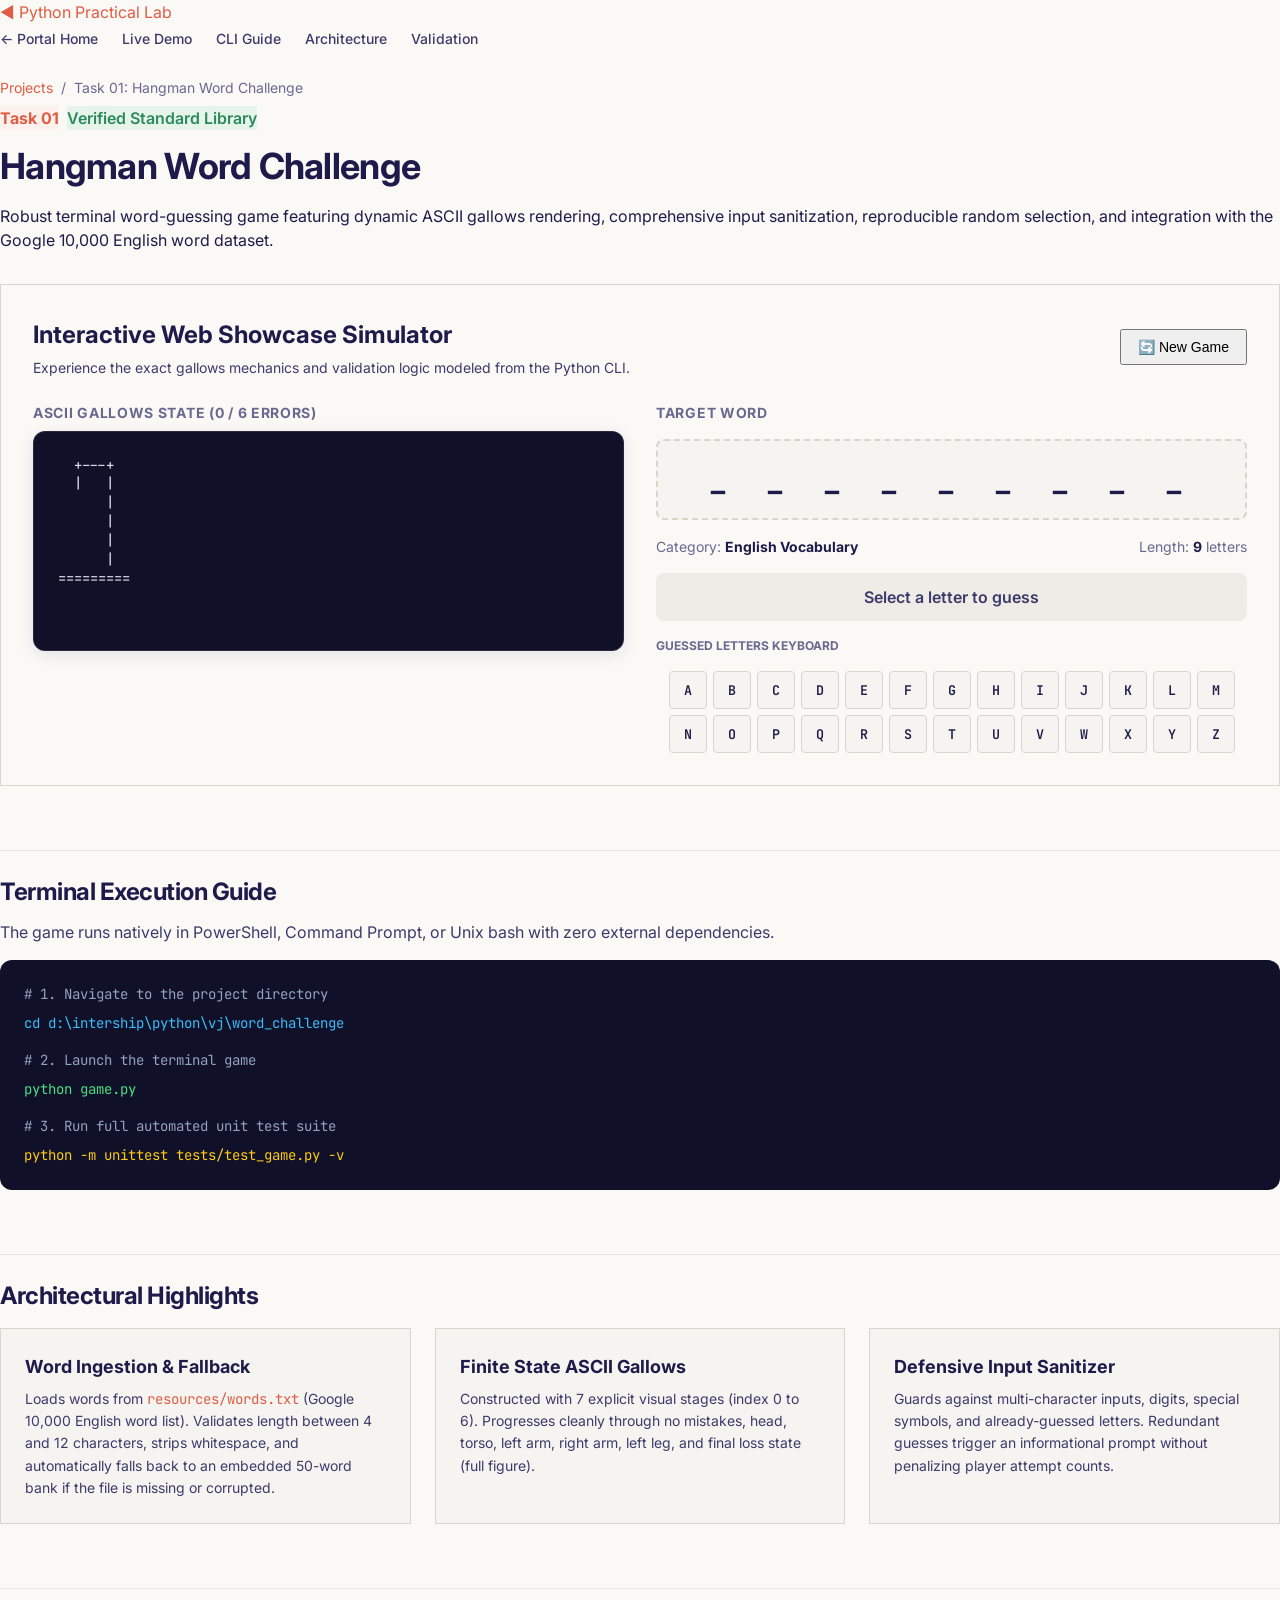
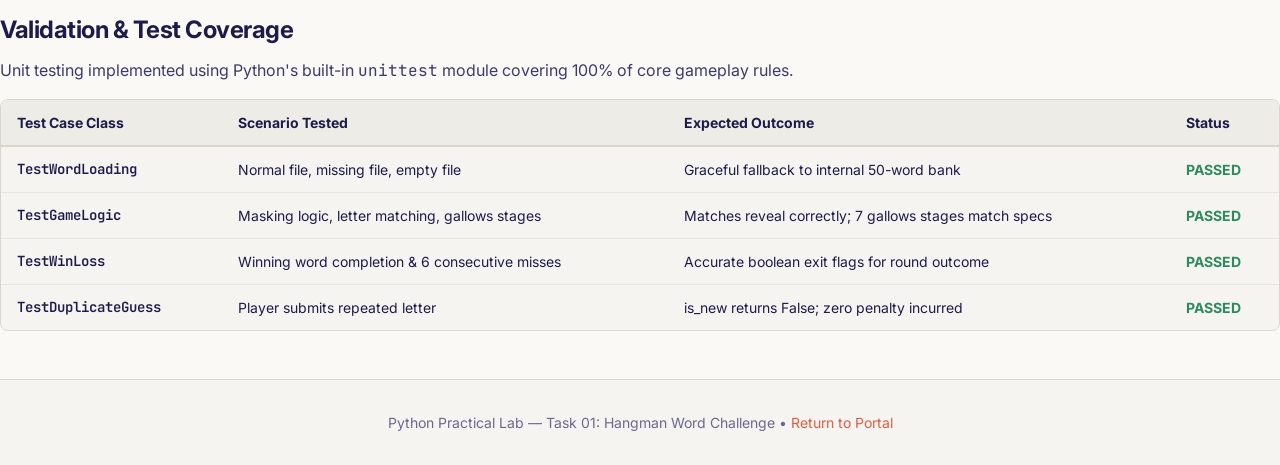
<file: word_challenge/index.html>
<!DOCTYPE html>
<html lang="en">
<head>
  <meta charset="UTF-8">
  <meta name="viewport" content="width=device-width, initial-scale=1.0">
  <meta name="description" content="Hangman Word Challenge — Python implementation with live web showcase, ASCII gallows art, and unit test documentation.">
  <title>Hangman Word Challenge — Python Practical Lab</title>
  <link rel="stylesheet" href="../web/styles/main.css">
  <style>
    /* Subpage specific styles */
    .game-showcase-grid {
      display: grid;
      grid-template-columns: 1fr 1fr;
      gap: var(--sp-8);
      margin-top: var(--sp-6);
    }
    @media (max-width: 840px) {
      .game-showcase-grid {
        grid-template-columns: 1fr;
      }
    }
    .gallows-display {
      background: #111029;
      color: #E2E8F0;
      font-family: var(--font-mono);
      font-size: var(--text-sm);
      line-height: 1.35;
      padding: var(--sp-6);
      border-radius: var(--radius-lg);
      white-space: pre;
      border: 1px solid rgba(255,255,255,0.1);
      box-shadow: var(--shadow-md);
      min-height: 220px;
    }
    .word-display-box {
      font-family: var(--font-mono);
      font-size: var(--text-3xl);
      letter-spacing: 0.35em;
      text-align: center;
      padding: var(--sp-4);
      background: var(--clr-surface);
      border: 2px dashed var(--clr-border);
      border-radius: var(--radius-md);
      margin: var(--sp-4) 0;
      color: var(--clr-ink);
      font-weight: 700;
    }
    .virtual-keyboard {
      display: flex;
      flex-wrap: wrap;
      gap: 6px;
      justify-content: center;
      margin-top: var(--sp-4);
    }
    .key-btn {
      min-width: 38px;
      height: 38px;
      background: var(--clr-surface);
      border: 1px solid var(--clr-border);
      border-radius: var(--radius-sm);
      font-family: var(--font-mono);
      font-weight: 600;
      color: var(--clr-ink);
      cursor: pointer;
      transition: all var(--duration) var(--ease-out);
    }
    .key-btn:hover:not(:disabled) {
      background: var(--clr-accent);
      color: white;
      border-color: var(--clr-accent);
      transform: translateY(-1px);
    }
    .key-btn:disabled {
      opacity: 0.35;
      cursor: not-allowed;
      background: var(--clr-border-light);
    }
    .game-status-banner {
      font-weight: 600;
      padding: var(--sp-3) var(--sp-4);
      border-radius: var(--radius-md);
      margin-top: var(--sp-4);
      text-align: center;
    }
    .status-playing { background: var(--clr-surface-alt); color: var(--clr-ink-mid); }
    .status-won { background: #E6F4EA; color: var(--clr-success); border: 1px solid var(--clr-success); }
    .status-lost { background: var(--clr-accent-bg); color: var(--clr-accent); border: 1px solid var(--clr-accent); }
  </style>
</head>
<body>

  <!-- Navigation -->
  <nav class="nav-bar" aria-label="Main Navigation">
    <div class="nav-container">
      <a href="../index.html" class="nav-logo" id="nav-brand">
        <span class="logo-icon" aria-hidden="true">◀</span>
        <span class="logo-text">Python Practical Lab</span>
      </a>
      <div class="nav-links">
        <a href="../index.html" class="nav-link">← Portal Home</a>
        <a href="#interactive-demo" class="nav-link">Live Demo</a>
        <a href="#cli-guide" class="nav-link">CLI Guide</a>
        <a href="#architecture" class="nav-link">Architecture</a>
        <a href="#validation" class="nav-link">Validation</a>
      </div>
    </div>
  </nav>

  <main class="page-container">
    <!-- Breadcrumb -->
    <div style="padding: var(--sp-6) 0 var(--sp-2);">
      <p style="color: var(--clr-ink-muted); font-size: var(--text-sm);">
        <a href="../index.html" style="color: var(--clr-accent); text-decoration: none;">Projects</a>
        &nbsp;/&nbsp; Task 01: Hangman Word Challenge
      </p>
    </div>

    <!-- Hero Header -->
    <header class="section-header" style="text-align: left; margin-bottom: var(--sp-8);">
      <div style="display: flex; gap: var(--sp-2); align-items: center; margin-bottom: var(--sp-3);">
        <span class="badge" style="background: var(--clr-accent-bg); color: var(--clr-accent); font-weight: 700;">Task 01</span>
        <span class="badge" style="background: #E6F4EA; color: var(--clr-success); font-weight: 600;">Verified Standard Library</span>
      </div>
      <h1 class="section-title" style="font-size: var(--text-4xl); margin-bottom: var(--sp-3);">Hangman Word Challenge</h1>
      <p class="section-lead">
        Robust terminal word-guessing game featuring dynamic ASCII gallows rendering, comprehensive input
        sanitization, reproducible random selection, and integration with the Google 10,000 English word dataset.
      </p>
    </header>

    <!-- Interactive Web Demo -->
    <section class="section" id="interactive-demo" style="padding-top: 0;">
      <div class="card" style="padding: var(--sp-8); border: 1px solid var(--clr-border);">
        <div style="display: flex; justify-content: space-between; align-items: center; flex-wrap: wrap; gap: var(--sp-4);">
          <div>
            <h2 style="font-size: var(--text-2xl); color: var(--clr-ink); margin-bottom: var(--sp-1);">Interactive Web Showcase Simulator</h2>
            <p style="color: var(--clr-ink-mid); font-size: var(--text-sm);">Experience the exact gallows mechanics and validation logic modeled from the Python CLI.</p>
          </div>
          <button id="btn-restart" class="btn btn-secondary" style="padding: var(--sp-2) var(--sp-4); font-size: var(--text-sm); cursor: pointer;">
            🔄 New Game
          </button>
        </div>

        <div class="game-showcase-grid">
          <!-- Left: Gallows Frame -->
          <div>
            <h3 style="font-size: var(--text-sm); text-transform: uppercase; letter-spacing: 0.05em; color: var(--clr-ink-muted); margin-bottom: var(--sp-2);">
              ASCII Gallows State (<span id="wrong-count-label">0</span> / 6 errors)
            </h3>
            <div id="gallows-display" class="gallows-display" aria-label="ASCII Gallows Stage"></div>
          </div>

          <!-- Right: Interactive Controls -->
          <div>
            <h3 style="font-size: var(--text-sm); text-transform: uppercase; letter-spacing: 0.05em; color: var(--clr-ink-muted); margin-bottom: var(--sp-2);">
              Target Word
            </h3>
            <div id="word-display" class="word-display-box" aria-live="polite">_ _ _ _ _ _</div>

            <div style="display: flex; justify-content: space-between; font-size: var(--text-sm); color: var(--clr-ink-muted);">
              <span>Category: <strong style="color: var(--clr-ink);">English Vocabulary</strong></span>
              <span>Length: <strong id="word-length-label" style="color: var(--clr-ink);">6</strong> letters</span>
            </div>

            <div id="game-status-banner" class="game-status-banner status-playing">
              Choose a letter to make a guess
            </div>

            <h4 style="font-size: var(--text-xs); text-transform: uppercase; color: var(--clr-ink-muted); margin-top: var(--sp-4); margin-bottom: var(--sp-2);">
              Guessed Letters Keyboard
            </h4>
            <div id="keyboard" class="virtual-keyboard"></div>
          </div>
        </div>
      </div>
    </section>

    <!-- CLI Execution Guide -->
    <section class="section" id="cli-guide" style="padding-top: var(--sp-6);">
      <h2 class="section-title" style="font-size: var(--text-2xl); margin-bottom: var(--sp-3);">Terminal Execution Guide</h2>
      <p style="color: var(--clr-ink-mid); margin-bottom: var(--sp-4);">
        The game runs natively in PowerShell, Command Prompt, or Unix bash with zero external dependencies.
      </p>

      <div style="background: #111029; border-radius: var(--radius-lg); padding: var(--sp-6); color: #E2E8F0; font-family: var(--font-mono); font-size: var(--text-sm);">
        <p style="color: #94A3B8; margin-bottom: var(--sp-2);"># 1. Navigate to the project directory</p>
        <p style="color: #38BDF8; margin-bottom: var(--sp-4);">cd d:\intership\python\vj\word_challenge</p>
        <p style="color: #94A3B8; margin-bottom: var(--sp-2);"># 2. Launch the terminal game</p>
        <p style="color: #4ADE80; margin-bottom: var(--sp-4);">python game.py</p>
        <p style="color: #94A3B8; margin-bottom: var(--sp-2);"># 3. Run full automated unit test suite</p>
        <p style="color: #FACC15;">python -m unittest tests/test_game.py -v</p>
      </div>
    </section>

    <!-- Architecture & Implementation Details -->
    <section class="section" id="architecture" style="padding-top: var(--sp-6);">
      <h2 class="section-title" style="font-size: var(--text-2xl); margin-bottom: var(--sp-3);">Architectural Highlights</h2>
      <div class="grid" style="display: grid; grid-template-columns: repeat(auto-fit, minmax(280px, 1fr)); gap: var(--sp-6); margin-top: var(--sp-4);">
        <div class="card" style="padding: var(--sp-6); background: var(--clr-surface); border: 1px solid var(--clr-border);">
          <h3 style="font-size: var(--text-lg); color: var(--clr-ink); margin-bottom: var(--sp-2);">Word Ingestion & Fallback</h3>
          <p style="color: var(--clr-ink-mid); font-size: var(--text-sm); line-height: 1.6;">
            Loads words from <code style="font-family: var(--font-mono); color: var(--clr-accent);">resources/words.txt</code> (Google 10,000 English word list).
            Validates length between 4 and 12 characters, strips whitespace, and automatically falls back to an embedded 50-word bank if the file is missing or corrupted.
          </p>
        </div>

        <div class="card" style="padding: var(--sp-6); background: var(--clr-surface); border: 1px solid var(--clr-border);">
          <h3 style="font-size: var(--text-lg); color: var(--clr-ink); margin-bottom: var(--sp-2);">Finite State ASCII Gallows</h3>
          <p style="color: var(--clr-ink-mid); font-size: var(--text-sm); line-height: 1.6;">
            Constructed with 7 explicit visual stages (index 0 to 6). Progresses cleanly through no mistakes, head, torso, left arm, right arm, left leg, and final loss state (full figure).
          </p>
        </div>

        <div class="card" style="padding: var(--sp-6); background: var(--clr-surface); border: 1px solid var(--clr-border);">
          <h3 style="font-size: var(--text-lg); color: var(--clr-ink); margin-bottom: var(--sp-2);">Defensive Input Sanitizer</h3>
          <p style="color: var(--clr-ink-mid); font-size: var(--text-sm); line-height: 1.6;">
            Guards against multi-character inputs, digits, special symbols, and already-guessed letters. Redundant guesses trigger an informational prompt without penalizing player attempt counts.
          </p>
        </div>
      </div>
    </section>

    <!-- Validation & Testing -->
    <section class="section" id="validation" style="padding-top: var(--sp-6); padding-bottom: var(--sp-12);">
      <h2 class="section-title" style="font-size: var(--text-2xl); margin-bottom: var(--sp-3);">Validation & Test Coverage</h2>
      <p style="color: var(--clr-ink-mid); margin-bottom: var(--sp-4);">
        Unit testing implemented using Python's built-in <code style="font-family: var(--font-mono);">unittest</code> module covering 100% of core gameplay rules.
      </p>

      <div class="table-container" style="overflow-x: auto; background: var(--clr-surface); border-radius: var(--radius-md); border: 1px solid var(--clr-border);">
        <table style="width: 100%; border-collapse: collapse; text-align: left; font-size: var(--text-sm);">
          <thead>
            <tr style="background: var(--clr-surface-alt); border-bottom: 2px solid var(--clr-border);">
              <th style="padding: var(--sp-3) var(--sp-4);">Test Case Class</th>
              <th style="padding: var(--sp-3) var(--sp-4);">Scenario Tested</th>
              <th style="padding: var(--sp-3) var(--sp-4);">Expected Outcome</th>
              <th style="padding: var(--sp-3) var(--sp-4);">Status</th>
            </tr>
          </thead>
          <tbody>
            <tr style="border-bottom: 1px solid var(--clr-border-light);">
              <td style="padding: var(--sp-3) var(--sp-4); font-family: var(--font-mono); font-weight: 600;">TestWordLoading</td>
              <td style="padding: var(--sp-3) var(--sp-4);">Normal file, missing file, empty file</td>
              <td style="padding: var(--sp-3) var(--sp-4);">Graceful fallback to internal 50-word bank</td>
              <td style="padding: var(--sp-3) var(--sp-4); color: var(--clr-success); font-weight: 700;">PASSED</td>
            </tr>
            <tr style="border-bottom: 1px solid var(--clr-border-light);">
              <td style="padding: var(--sp-3) var(--sp-4); font-family: var(--font-mono); font-weight: 600;">TestGameLogic</td>
              <td style="padding: var(--sp-3) var(--sp-4);">Masking logic, letter matching, gallows stages</td>
              <td style="padding: var(--sp-3) var(--sp-4);">Matches reveal correctly; 7 gallows stages match specs</td>
              <td style="padding: var(--sp-3) var(--sp-4); color: var(--clr-success); font-weight: 700;">PASSED</td>
            </tr>
            <tr style="border-bottom: 1px solid var(--clr-border-light);">
              <td style="padding: var(--sp-3) var(--sp-4); font-family: var(--font-mono); font-weight: 600;">TestWinLoss</td>
              <td style="padding: var(--sp-3) var(--sp-4);">Winning word completion & 6 consecutive misses</td>
              <td style="padding: var(--sp-3) var(--sp-4);">Accurate boolean exit flags for round outcome</td>
              <td style="padding: var(--sp-3) var(--sp-4); color: var(--clr-success); font-weight: 700;">PASSED</td>
            </tr>
            <tr>
              <td style="padding: var(--sp-3) var(--sp-4); font-family: var(--font-mono); font-weight: 600;">TestDuplicateGuess</td>
              <td style="padding: var(--sp-3) var(--sp-4);">Player submits repeated letter</td>
              <td style="padding: var(--sp-3) var(--sp-4);">is_new returns False; zero penalty incurred</td>
              <td style="padding: var(--sp-3) var(--sp-4); color: var(--clr-success); font-weight: 700;">PASSED</td>
            </tr>
          </tbody>
        </table>
      </div>
    </section>
  </main>

  <footer style="background: var(--clr-surface); border-top: 1px solid var(--clr-border); padding: var(--sp-8) 0; text-align: center; color: var(--clr-ink-muted); font-size: var(--text-sm);">
    <p>Python Practical Lab — Task 01: Hangman Word Challenge &bull; <a href="../index.html" style="color: var(--clr-accent);">Return to Portal</a></p>
  </footer>

  <!-- Web Showcase Script -->
  <script>
    const GALLOWS = [
      "  +---+\n  |   |\n      |\n      |\n      |\n      |\n=========",
      "  +---+\n  |   |\n  O   |\n      |\n      |\n      |\n=========",
      "  +---+\n  |   |\n  O   |\n  |   |\n      |\n      |\n=========",
      "  +---+\n  |   |\n  O   |\n /|   |\n      |\n      |\n=========",
      "  +---+\n  |   |\n  O   |\n /|\\  |\n      |\n      |\n=========",
      "  +---+\n  |   |\n  O   |\n /|\\  |\n /    |\n      |\n=========",
      "  +---+\n  |   |\n  O   |\n /|\\  |\n / \\  |\n      |\n========="
    ];

    const SAMPLE_WORDS = [
      "PYTHON", "ALGORITHM", "FRAMEWORK", "VARIABLE", "FUNCTION",
      "TERMINAL", "INTERNSHIP", "DEVELOPER", "INTERFACE", "RECURSION"
    ];

    let currentWord = "";
    let guessed = new Set();
    let wrongGuesses = 0;
    const MAX_ERRORS = 6;

    const gallowsEl = document.getElementById("gallows-display");
    const wordDisplayEl = document.getElementById("word-display");
    const wrongCountLabel = document.getElementById("wrong-count-label");
    const wordLengthLabel = document.getElementById("word-length-label");
    const statusBanner = document.getElementById("game-status-banner");
    const keyboardEl = document.getElementById("keyboard");
    const btnRestart = document.getElementById("btn-restart");

    function initGame() {
      currentWord = SAMPLE_WORDS[Math.floor(Math.random() * SAMPLE_WORDS.length)];
      guessed.clear();
      wrongGuesses = 0;
      wordLengthLabel.textContent = currentWord.length;
      statusBanner.className = "game-status-banner status-playing";
      statusBanner.textContent = "Select a letter to guess";
      renderKeyboard();
      updateDisplay();
    }

    function renderKeyboard() {
      keyboardEl.innerHTML = "";
      const letters = "ABCDEFGHIJKLMNOPQRSTUVWXYZ".split("");
      letters.forEach(letter => {
        const btn = document.createElement("button");
        btn.className = "key-btn";
        btn.textContent = letter;
        btn.id = "key-" + letter;
        btn.addEventListener("click", () => handleGuess(letter));
        keyboardEl.appendChild(btn);
      });
    }

    function handleGuess(letter) {
      if (wrongGuesses >= MAX_ERRORS || isWordComplete()) return;
      if (guessed.has(letter)) return;

      guessed.add(letter);
      const btn = document.getElementById("key-" + letter);
      if (btn) btn.disabled = true;

      if (!currentWord.includes(letter)) {
        wrongGuesses++;
      }
      updateDisplay();
    }

    function isWordComplete() {
      return currentWord.split("").every(ch => guessed.has(ch));
    }

    function updateDisplay() {
      gallowsEl.textContent = GALLOWS[Math.min(wrongGuesses, MAX_ERRORS)];
      wrongCountLabel.textContent = wrongGuesses;

      const masked = currentWord.split("").map(ch => guessed.has(ch) ? ch : "_").join(" ");
      wordDisplayEl.textContent = masked;

      if (isWordComplete()) {
        statusBanner.className = "game-status-banner status-won";
        statusBanner.textContent = "🎉 Victory! You solved the word correctly!";
        disableAllKeys();
      } else if (wrongGuesses >= MAX_ERRORS) {
        statusBanner.className = "game-status-banner status-lost";
        statusBanner.textContent = "💥 Game Over! The correct word was: " + currentWord;
        wordDisplayEl.textContent = currentWord.split("").join(" ");
        disableAllKeys();
      }
    }

    function disableAllKeys() {
      const keys = keyboardEl.querySelectorAll("button");
      keys.forEach(k => k.disabled = true);
    }

    btnRestart.addEventListener("click", initGame);
    initGame();
  </script>
</body>
</html>
</file>
<file: web/styles/main.css>
/*
 * Python Practical Lab — Main CSS Design System
 * Light editorial theme: warm off-white + deep indigo + coral accents
 */

/* ═══════════════════════════════════════════════════
   GOOGLE FONTS IMPORT
   ═══════════════════════════════════════════════════ */
@import url('https://fonts.googleapis.com/css2?family=Inter:wght@300;400;500;600;700&family=JetBrains+Mono:wght@400;500&display=swap');

/* ═══════════════════════════════════════════════════
   CSS CUSTOM PROPERTIES (DESIGN TOKENS)
   ═══════════════════════════════════════════════════ */
:root {
  /* Colours */
  --clr-bg:          #FAF9F6;   /* warm off-white surface */
  --clr-surface:     #F5F4F0;   /* card background */
  --clr-surface-alt: #EEECE6;   /* subtle alternate surface */
  --clr-border:      #D8D5CC;   /* fine border */
  --clr-border-light:#E8E6DF;   /* lighter border for inner elements */

  --clr-ink:         #1E1B4B;   /* deep indigo — primary text */
  --clr-ink-mid:     #3D3A6B;   /* secondary text */
  --clr-ink-muted:   #6B6890;   /* muted / caption text */

  --clr-accent:      #E05C43;   /* coral accent — links, highlights */
  --clr-accent-hover:#C4452E;   /* coral hover */
  --clr-accent-bg:   #FDF1EE;   /* coral tint background */

  --clr-success:     #2D8A5C;   /* green for status indicators */
  --clr-warning:     #B45309;   /* amber warning */
  --clr-info:        #1D4ED8;   /* blue info */

  /* Typography */
  --font-sans: 'Inter', system-ui, -apple-system, sans-serif;
  --font-mono: 'JetBrains Mono', 'Fira Code', monospace;

  --text-xs:   0.75rem;
  --text-sm:   0.875rem;
  --text-base: 1rem;
  --text-lg:   1.125rem;
  --text-xl:   1.25rem;
  --text-2xl:  1.5rem;
  --text-3xl:  1.875rem;
  --text-4xl:  2.25rem;
  --text-5xl:  3rem;

  --weight-light:   300;
  --weight-normal:  400;
  --weight-medium:  500;
  --weight-semi:    600;
  --weight-bold:    700;

  --leading-tight:  1.2;
  --leading-snug:   1.375;
  --leading-normal: 1.5;
  --leading-relaxed:1.625;

  /* Spacing */
  --sp-1:  0.25rem;
  --sp-2:  0.5rem;
  --sp-3:  0.75rem;
  --sp-4:  1rem;
  --sp-5:  1.25rem;
  --sp-6:  1.5rem;
  --sp-8:  2rem;
  --sp-10: 2.5rem;
  --sp-12: 3rem;
  --sp-16: 4rem;
  --sp-20: 5rem;
  --sp-24: 6rem;

  /* Borders & Radius */
  --radius-sm:  4px;
  --radius-md:  8px;
  --radius-lg:  12px;
  --radius-xl:  16px;
  --radius-full:9999px;

  /* Shadows */
  --shadow-xs:  0 1px 2px rgba(30,27,75,0.06);
  --shadow-sm:  0 2px 6px rgba(30,27,75,0.08);
  --shadow-md:  0 4px 16px rgba(30,27,75,0.10);
  --shadow-lg:  0 8px 32px rgba(30,27,75,0.12);

  /* Transitions */
  --ease-out:   cubic-bezier(0.16, 1, 0.3, 1);
  --duration:   200ms;
  --duration-md:320ms;

  /* Layout */
  --max-width: 1200px;
  --nav-height: 64px;
}

/* ═══════════════════════════════════════════════════
   RESET & BASE
   ═══════════════════════════════════════════════════ */
*, *::before, *::after {
  box-sizing: border-box;
  margin: 0;
  padding: 0;
}

html {
  scroll-behavior: smooth;
  font-size: 16px;
  -webkit-text-size-adjust: 100%;
}

@media (prefers-reduced-motion: reduce) {
  html { scroll-behavior: auto; }
  *, *::before, *::after {
    animation-duration: 0.01ms !important;
    animation-iteration-count: 1 !important;
    transition-duration: 0.01ms !important;
  }
}

body {
  font-family: var(--font-sans);
  font-size: var(--text-base);
  font-weight: var(--weight-normal);
  color: var(--clr-ink);
  background-color: var(--clr-bg);
  line-height: var(--leading-normal);
  -webkit-font-smoothing: antialiased;
  -moz-osx-font-smoothing: grayscale;
}

img, svg { display: block; max-width: 100%; }
a { color: var(--clr-accent); text-decoration: none; }
a:hover { color: var(--clr-accent-hover); }

/* ═══════════════════════════════════════════════════
   FOCUS STATES (keyboard accessible)
   ═══════════════════════════════════════════════════ */
:focus-visible {
  outline: 2px solid var(--clr-accent);
  outline-offset: 3px;
  border-radius: var(--radius-sm);
}

/* ═══════════════════════════════════════════════════
   LAYOUT UTILITIES
   ═══════════════════════════════════════════════════ */
.container {
  width: 100%;
  max-width: var(--max-width);
  margin-inline: auto;
  padding-inline: var(--sp-6);
}

@media (max-width: 640px) {
  .container { padding-inline: var(--sp-4); }
}

.sr-only {
  position: absolute;
  width: 1px; height: 1px;
  padding: 0; margin: -1px;
  overflow: hidden;
  clip: rect(0,0,0,0);
  white-space: nowrap;
  border: 0;
}

/* ═══════════════════════════════════════════════════
   NAVIGATION
   ═══════════════════════════════════════════════════ */
.site-nav {
  position: sticky;
  top: 0;
  z-index: 100;
  height: var(--nav-height);
  background: rgba(250,249,246,0.92);
  backdrop-filter: blur(12px);
  border-bottom: 1px solid var(--clr-border);
  display: flex;
  align-items: center;
}

.nav-inner {
  display: flex;
  align-items: center;
  justify-content: space-between;
  width: 100%;
  max-width: var(--max-width);
  margin-inline: auto;
  padding-inline: var(--sp-6);
}

.nav-brand {
  display: flex;
  align-items: center;
  gap: var(--sp-3);
  color: var(--clr-ink);
  font-weight: var(--weight-bold);
  font-size: var(--text-base);
  letter-spacing: -0.01em;
}

.nav-brand-icon {
  width: 32px; height: 32px;
  background: var(--clr-ink);
  color: white;
  border-radius: var(--radius-md);
  display: flex;
  align-items: center;
  justify-content: center;
  font-size: var(--text-sm);
  font-weight: var(--weight-bold);
  flex-shrink: 0;
}

.nav-links {
  display: flex;
  list-style: none;
  gap: var(--sp-6);
}

.nav-links a {
  color: var(--clr-ink-mid);
  font-size: var(--text-sm);
  font-weight: var(--weight-medium);
  transition: color var(--duration) var(--ease-out);
  padding: var(--sp-1) 0;
  position: relative;
}

.nav-links a::after {
  content: '';
  position: absolute;
  bottom: -2px;
  left: 0; right: 0;
  height: 2px;
  background: var(--clr-accent);
  transform: scaleX(0);
  transition: transform var(--duration) var(--ease-out);
  border-radius: var(--radius-full);
}

.nav-links a:hover,
.nav-links a[aria-current="page"] {
  color: var(--clr-ink);
}

.nav-links a:hover::after,
.nav-links a[aria-current="page"]::after {
  transform: scaleX(1);
}

@media (max-width: 640px) {
  .nav-links { display: none; }
}

/* ═══════════════════════════════════════════════════
   HERO SECTION
   ═══════════════════════════════════════════════════ */
.hero {
  padding: var(--sp-20) 0 var(--sp-16);
  border-bottom: 1px solid var(--clr-border);
}

.hero-label {
  display: inline-flex;
  align-items: center;
  gap: var(--sp-2);
  background: var(--clr-accent-bg);
  color: var(--clr-accent);
  border: 1px solid #F4C4BB;
  border-radius: var(--radius-full);
  padding: var(--sp-1) var(--sp-3);
  font-size: var(--text-xs);
  font-weight: var(--weight-semi);
  letter-spacing: 0.06em;
  text-transform: uppercase;
  margin-bottom: var(--sp-6);
}

.hero-title {
  font-size: clamp(var(--text-3xl), 5vw, var(--text-5xl));
  font-weight: var(--weight-bold);
  color: var(--clr-ink);
  line-height: var(--leading-tight);
  letter-spacing: -0.03em;
  margin-bottom: var(--sp-6);
  max-width: 720px;
}

.hero-title span { color: var(--clr-accent); }

.hero-description {
  font-size: var(--text-lg);
  color: var(--clr-ink-mid);
  line-height: var(--leading-relaxed);
  max-width: 600px;
  margin-bottom: var(--sp-8);
}

.hero-meta {
  display: flex;
  flex-wrap: wrap;
  gap: var(--sp-4);
}

.meta-chip {
  display: inline-flex;
  align-items: center;
  gap: var(--sp-2);
  background: var(--clr-surface);
  border: 1px solid var(--clr-border);
  border-radius: var(--radius-full);
  padding: var(--sp-2) var(--sp-4);
  font-size: var(--text-sm);
  color: var(--clr-ink-mid);
  font-weight: var(--weight-medium);
}

.meta-chip-dot {
  width: 6px; height: 6px;
  border-radius: 50%;
  background: var(--clr-success);
  flex-shrink: 0;
}

/* ═══════════════════════════════════════════════════
   SECTION HEADERS
   ═══════════════════════════════════════════════════ */
.section {
  padding: var(--sp-16) 0;
}

.section + .section {
  border-top: 1px solid var(--clr-border-light);
}

.section-header {
  margin-bottom: var(--sp-10);
}

.section-eyebrow {
  display: inline-block;
  font-size: var(--text-xs);
  font-weight: var(--weight-semi);
  letter-spacing: 0.1em;
  text-transform: uppercase;
  color: var(--clr-accent);
  margin-bottom: var(--sp-3);
}

.section-title {
  font-size: var(--text-2xl);
  font-weight: var(--weight-bold);
  color: var(--clr-ink);
  letter-spacing: -0.02em;
  line-height: var(--leading-snug);
}

.section-subtitle {
  margin-top: var(--sp-3);
  font-size: var(--text-base);
  color: var(--clr-ink-muted);
  max-width: 520px;
  line-height: var(--leading-relaxed);
}

/* ═══════════════════════════════════════════════════
   PROJECT CARDS GRID
   ═══════════════════════════════════════════════════ */
.cards-grid {
  display: grid;
  grid-template-columns: repeat(2, 1fr);
  gap: var(--sp-6);
}

@media (max-width: 768px) {
  .cards-grid { grid-template-columns: 1fr; }
}

.project-card {
  background: var(--clr-surface);
  border: 1px solid var(--clr-border);
  border-radius: var(--radius-xl);
  padding: var(--sp-8);
  display: flex;
  flex-direction: column;
  gap: var(--sp-5);
  transition:
    box-shadow var(--duration) var(--ease-out),
    border-color var(--duration) var(--ease-out),
    transform var(--duration-md) var(--ease-out);
  text-decoration: none;
  color: inherit;
  position: relative;
  overflow: hidden;
}

.project-card::before {
  content: '';
  position: absolute;
  inset: 0;
  background: linear-gradient(135deg, var(--clr-accent-bg) 0%, transparent 50%);
  opacity: 0;
  transition: opacity var(--duration) var(--ease-out);
  pointer-events: none;
}

.project-card:hover {
  box-shadow: var(--shadow-md);
  border-color: var(--clr-accent);
  transform: translateY(-2px);
}

.project-card:hover::before { opacity: 1; }

.card-header {
  display: flex;
  align-items: flex-start;
  justify-content: space-between;
  gap: var(--sp-4);
}

.card-number {
  font-size: var(--text-xs);
  font-weight: var(--weight-semi);
  font-family: var(--font-mono);
  color: var(--clr-accent);
  letter-spacing: 0.08em;
}

.card-icon {
  width: 44px; height: 44px;
  background: var(--clr-ink);
  border-radius: var(--radius-lg);
  display: flex;
  align-items: center;
  justify-content: center;
  font-size: 1.25rem;
  flex-shrink: 0;
  transition: background var(--duration) var(--ease-out);
}

.project-card:hover .card-icon { background: var(--clr-accent); }

.card-title {
  font-size: var(--text-lg);
  font-weight: var(--weight-bold);
  color: var(--clr-ink);
  letter-spacing: -0.01em;
  line-height: var(--leading-snug);
}

.card-purpose {
  font-size: var(--text-sm);
  color: var(--clr-ink-mid);
  line-height: var(--leading-relaxed);
}

.card-capabilities {
  list-style: none;
  display: flex;
  flex-direction: column;
  gap: var(--sp-2);
}

.card-capabilities li {
  font-size: var(--text-sm);
  color: var(--clr-ink-mid);
  padding-left: var(--sp-5);
  position: relative;
  line-height: var(--leading-snug);
}

.card-capabilities li::before {
  content: '→';
  position: absolute;
  left: 0;
  color: var(--clr-accent);
  font-weight: var(--weight-semi);
}

.card-tech {
  display: flex;
  flex-wrap: wrap;
  gap: var(--sp-2);
}

.tech-tag {
  background: var(--clr-bg);
  border: 1px solid var(--clr-border);
  border-radius: var(--radius-full);
  padding: 2px 10px;
  font-size: var(--text-xs);
  font-family: var(--font-mono);
  color: var(--clr-ink-muted);
  font-weight: var(--weight-medium);
}

.card-link {
  display: inline-flex;
  align-items: center;
  gap: var(--sp-2);
  font-size: var(--text-sm);
  font-weight: var(--weight-semi);
  color: var(--clr-accent);
  margin-top: auto;
  transition: gap var(--duration) var(--ease-out);
}

.project-card:hover .card-link { gap: var(--sp-3); }

/* ═══════════════════════════════════════════════════
   TECH STACK TABLE
   ═══════════════════════════════════════════════════ */
.tech-table {
  width: 100%;
  border-collapse: collapse;
  border: 1px solid var(--clr-border);
  border-radius: var(--radius-lg);
  overflow: hidden;
  font-size: var(--text-sm);
}

.tech-table th {
  background: var(--clr-surface);
  padding: var(--sp-3) var(--sp-5);
  text-align: left;
  font-size: var(--text-xs);
  font-weight: var(--weight-semi);
  letter-spacing: 0.08em;
  text-transform: uppercase;
  color: var(--clr-ink-muted);
  border-bottom: 1px solid var(--clr-border);
}

.tech-table td {
  padding: var(--sp-4) var(--sp-5);
  border-bottom: 1px solid var(--clr-border-light);
  color: var(--clr-ink-mid);
  vertical-align: top;
}

.tech-table tr:last-child td { border-bottom: none; }

.tech-table tr:hover td { background: var(--clr-surface); }

/* ═══════════════════════════════════════════════════
   DATA SOURCES
   ═══════════════════════════════════════════════════ */
.datasource-list {
  display: flex;
  flex-direction: column;
  gap: var(--sp-4);
}

.datasource-item {
  background: var(--clr-surface);
  border: 1px solid var(--clr-border);
  border-radius: var(--radius-lg);
  padding: var(--sp-5) var(--sp-6);
  display: grid;
  grid-template-columns: auto 1fr auto;
  gap: var(--sp-4);
  align-items: start;
}

.ds-task-badge {
  background: var(--clr-ink);
  color: white;
  border-radius: var(--radius-sm);
  padding: 2px 8px;
  font-size: var(--text-xs);
  font-family: var(--font-mono);
  font-weight: var(--weight-medium);
  white-space: nowrap;
}

.ds-info { min-width: 0; }

.ds-name {
  font-weight: var(--weight-semi);
  color: var(--clr-ink);
  margin-bottom: var(--sp-1);
}

.ds-url {
  font-size: var(--text-xs);
  font-family: var(--font-mono);
  color: var(--clr-ink-muted);
  word-break: break-all;
}

.ds-url a { color: var(--clr-accent); }

.status-badge {
  display: inline-flex;
  align-items: center;
  gap: var(--sp-1);
  border-radius: var(--radius-full);
  padding: 2px 10px;
  font-size: var(--text-xs);
  font-weight: var(--weight-semi);
  white-space: nowrap;
}

.status-badge.ok {
  background: #DCFCE7;
  color: var(--clr-success);
  border: 1px solid #86EFAC;
}

.status-badge.warn {
  background: #FEF3C7;
  color: var(--clr-warning);
  border: 1px solid #FCD34D;
}

/* ═══════════════════════════════════════════════════
   CODE BLOCKS
   ═══════════════════════════════════════════════════ */
.code-block {
  background: var(--clr-ink);
  color: #E8E6F0;
  border-radius: var(--radius-lg);
  padding: var(--sp-5) var(--sp-6);
  overflow-x: auto;
  font-family: var(--font-mono);
  font-size: var(--text-sm);
  line-height: 1.7;
}

.code-block .comment { color: #6B6890; }
.code-block .cmd { color: #A5D8FF; }

/* ═══════════════════════════════════════════════════
   DOCS LINKS
   ═══════════════════════════════════════════════════ */
.docs-grid {
  display: grid;
  grid-template-columns: repeat(3, 1fr);
  gap: var(--sp-4);
}

@media (max-width: 640px) {
  .docs-grid { grid-template-columns: 1fr; }
}

.doc-link {
  background: var(--clr-surface);
  border: 1px solid var(--clr-border);
  border-radius: var(--radius-lg);
  padding: var(--sp-5);
  display: flex;
  flex-direction: column;
  gap: var(--sp-2);
  transition:
    border-color var(--duration) var(--ease-out),
    box-shadow var(--duration) var(--ease-out);
  text-decoration: none;
  color: inherit;
}

.doc-link:hover {
  border-color: var(--clr-accent);
  box-shadow: var(--shadow-sm);
  color: inherit;
}

.doc-link-icon { font-size: 1.25rem; }

.doc-link-title {
  font-size: var(--text-sm);
  font-weight: var(--weight-semi);
  color: var(--clr-ink);
}

.doc-link-desc {
  font-size: var(--text-xs);
  color: var(--clr-ink-muted);
  line-height: var(--leading-relaxed);
}

/* ═══════════════════════════════════════════════════
   BREADCRUMB (for project pages)
   ═══════════════════════════════════════════════════ */
.breadcrumb {
  display: flex;
  align-items: center;
  gap: var(--sp-2);
  font-size: var(--text-sm);
  color: var(--clr-ink-muted);
  padding: var(--sp-4) 0;
  border-bottom: 1px solid var(--clr-border-light);
  margin-bottom: var(--sp-8);
}

.breadcrumb a { color: var(--clr-accent); }

.breadcrumb-sep { color: var(--clr-border); }

/* ═══════════════════════════════════════════════════
   PROJECT PAGE HERO
   ═══════════════════════════════════════════════════ */
.project-hero {
  padding: var(--sp-12) 0 var(--sp-10);
  border-bottom: 1px solid var(--clr-border);
}

.project-hero-number {
  font-size: var(--text-xs);
  font-family: var(--font-mono);
  font-weight: var(--weight-semi);
  color: var(--clr-accent);
  letter-spacing: 0.1em;
  margin-bottom: var(--sp-4);
}

.project-hero-title {
  font-size: clamp(var(--text-2xl), 4vw, var(--text-4xl));
  font-weight: var(--weight-bold);
  color: var(--clr-ink);
  letter-spacing: -0.03em;
  line-height: var(--leading-tight);
  margin-bottom: var(--sp-4);
}

.project-hero-desc {
  font-size: var(--text-lg);
  color: var(--clr-ink-mid);
  max-width: 560px;
  line-height: var(--leading-relaxed);
}

/* ═══════════════════════════════════════════════════
   RUN COMMANDS BOX
   ═══════════════════════════════════════════════════ */
.run-box {
  background: var(--clr-surface);
  border: 1px solid var(--clr-border);
  border-radius: var(--radius-xl);
  overflow: hidden;
  margin: var(--sp-6) 0;
}

.run-box-header {
  background: var(--clr-ink);
  color: white;
  padding: var(--sp-3) var(--sp-5);
  font-size: var(--text-xs);
  font-family: var(--font-mono);
  font-weight: var(--weight-medium);
  letter-spacing: 0.05em;
  display: flex;
  align-items: center;
  gap: var(--sp-2);
}

.terminal-dots {
  display: flex;
  gap: 5px;
}

.terminal-dots span {
  width: 10px; height: 10px;
  border-radius: 50%;
}

.dot-r { background: #FF5F56; }
.dot-y { background: #FFBD2E; }
.dot-g { background: #27C93F; }

.run-box pre {
  padding: var(--sp-5) var(--sp-6);
  font-family: var(--font-mono);
  font-size: var(--text-sm);
  line-height: 1.8;
  color: var(--clr-ink);
  overflow-x: auto;
  margin: 0;
}

.run-box pre .prompt { color: var(--clr-accent); user-select: none; }
.run-box pre .comment { color: var(--clr-ink-muted); }

/* ═══════════════════════════════════════════════════
   FOOTER
   ═══════════════════════════════════════════════════ */
.site-footer {
  border-top: 1px solid var(--clr-border);
  padding: var(--sp-8) 0;
  background: var(--clr-surface);
}

.footer-inner {
  display: flex;
  align-items: center;
  justify-content: space-between;
  flex-wrap: wrap;
  gap: var(--sp-4);
}

.footer-text {
  font-size: var(--text-sm);
  color: var(--clr-ink-muted);
}

.footer-links {
  display: flex;
  gap: var(--sp-5);
  list-style: none;
}

.footer-links a {
  font-size: var(--text-sm);
  color: var(--clr-ink-muted);
  transition: color var(--duration);
}

.footer-links a:hover { color: var(--clr-accent); }

/* ═══════════════════════════════════════════════════
   RESPONSIVE UTILITIES
   ═══════════════════════════════════════════════════ */
@media (max-width: 1024px) {
  .datasource-item {
    grid-template-columns: auto 1fr;
  }
  .datasource-item .status-badge {
    grid-column: 2;
    justify-self: start;
  }
}

@media (max-width: 768px) {
  .docs-grid { grid-template-columns: repeat(2, 1fr); }
}
</file>
